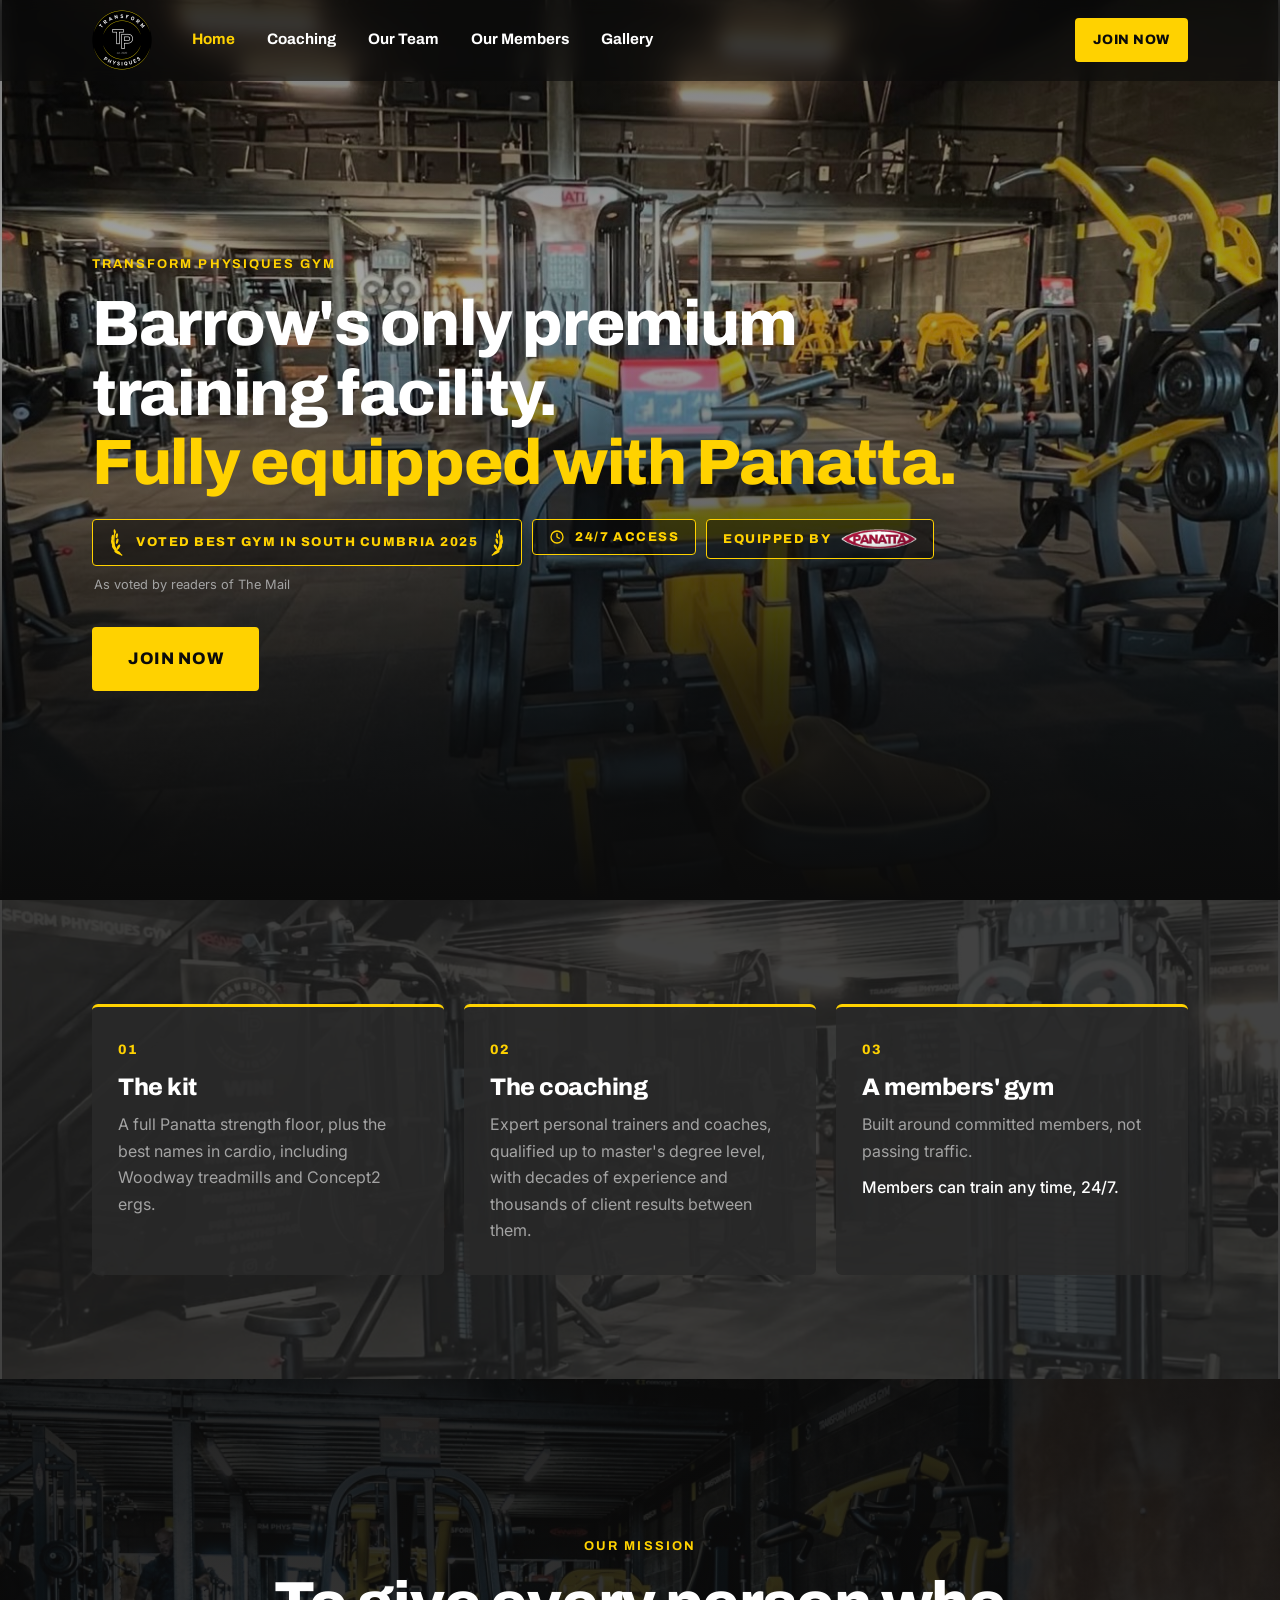
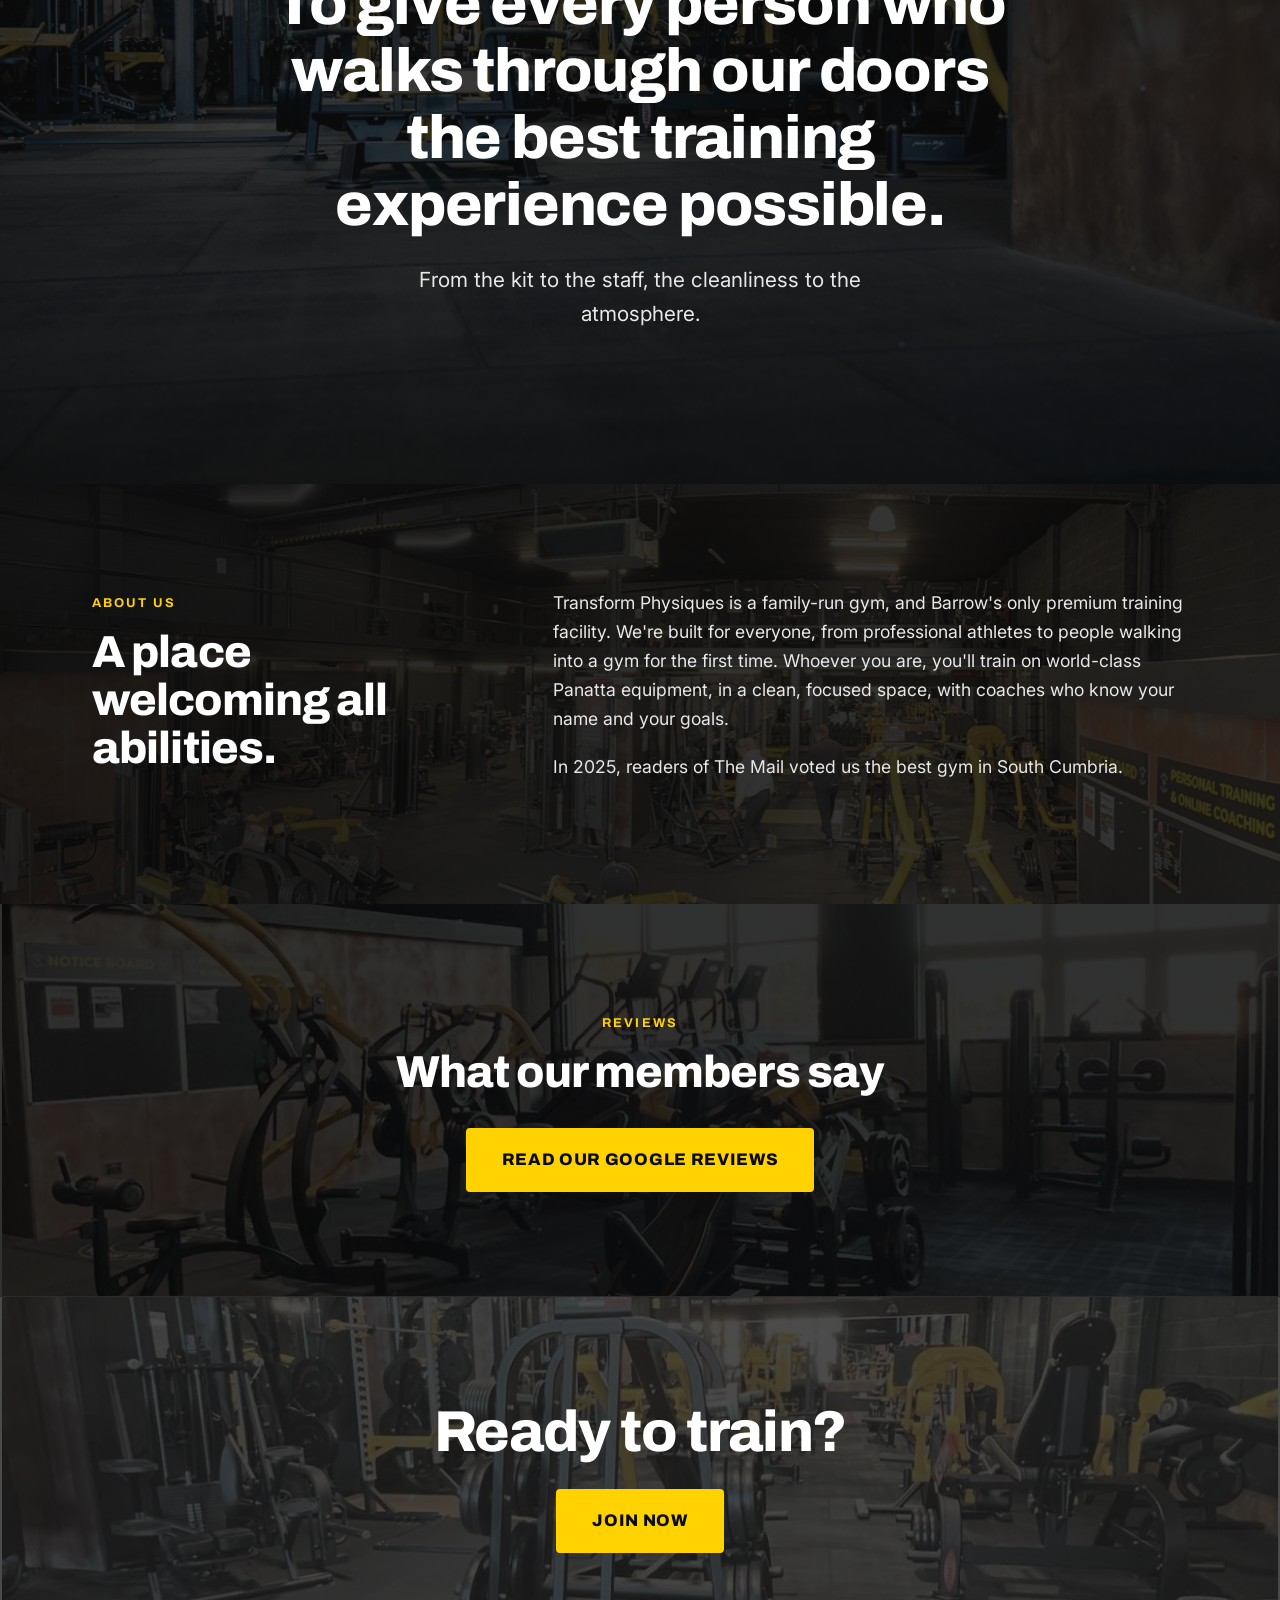
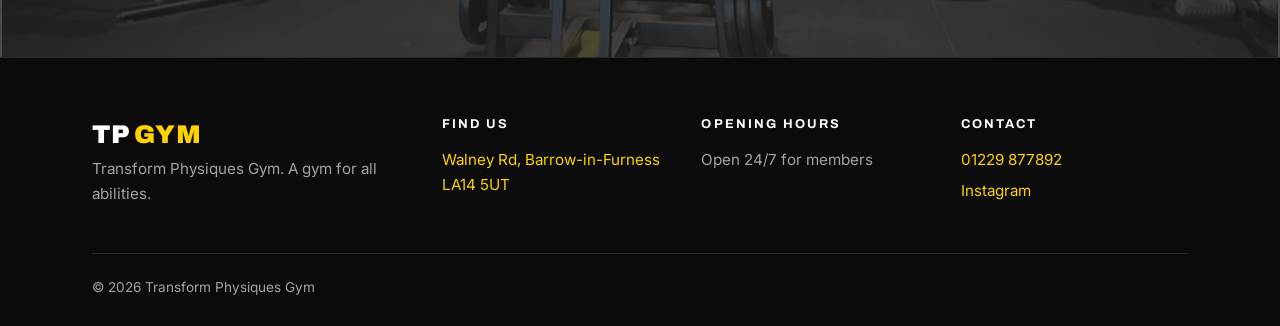
<file: index.html>
<!DOCTYPE html>
<html lang="en-GB">
<head>
  <meta charset="UTF-8">
  <meta name="viewport" content="width=device-width, initial-scale=1">
  <title>Transform Physiques Gym | Barrow's only premium training facility</title>
  <meta name="description" content="Transform Physiques Gym (TP Gym) is Barrow's only premium training facility: a family-run gym for all abilities, fully equipped with Panatta and open 24/7 for members.">
  <meta name="theme-color" content="#0B0B0B">

  <meta property="og:title" content="Transform Physiques Gym | Barrow's only premium training facility">
  <meta property="og:description" content="Barrow's only premium training facility, fully equipped with Panatta. A gym for all abilities.">
  <meta property="og:type" content="website">
  <meta property="og:image" content="https://www.transformphysiquesgym.co.uk/images/hero.jpg">
  <meta property="og:url" content="https://www.transformphysiquesgym.co.uk/">

  <link rel="icon" href="images/favicon-64.png" type="image/png">
  <link rel="apple-touch-icon" href="images/logo.png">

  <link rel="preconnect" href="https://fonts.googleapis.com">
  <link rel="preconnect" href="https://fonts.gstatic.com" crossorigin>
  <link href="https://fonts.googleapis.com/css2?family=Archivo:wght@700;800;900&family=Inter:wght@400;500;600&display=swap" rel="stylesheet">

  <link rel="preload" href="images/hero.jpg" as="image">
  <link rel="stylesheet" href="css/styles.css">
</head>
<body>
  <!-- Icons used on this page -->
  <svg width="0" height="0" style="position:absolute" aria-hidden="true">
    <symbol id="laurel" viewBox="0 0 20 32">
      <path d="M15 31C7 27 3.5 18 7 3" fill="none" stroke="currentColor" stroke-width="1.5" stroke-linecap="round"/>
      <g fill="currentColor">
        <ellipse cx="10" cy="27.5" rx="4.2" ry="1.7" transform="rotate(-150 10 27.5)"/>
        <ellipse cx="6.2" cy="22.5" rx="4.2" ry="1.7" transform="rotate(-125 6.2 22.5)"/>
        <ellipse cx="4.3" cy="16.5" rx="4" ry="1.6" transform="rotate(-105 4.3 16.5)"/>
        <ellipse cx="4.2" cy="10.5" rx="3.6" ry="1.5" transform="rotate(-85 4.2 10.5)"/>
        <ellipse cx="11" cy="21.5" rx="3.6" ry="1.5" transform="rotate(-60 11 21.5)"/>
        <ellipse cx="9.6" cy="14.5" rx="3.4" ry="1.4" transform="rotate(-75 9.6 14.5)"/>
        <ellipse cx="9.2" cy="8" rx="3" ry="1.3" transform="rotate(-80 9.2 8)"/>
        <ellipse cx="6.6" cy="3" rx="2.6" ry="1.2" transform="rotate(-95 6.6 3)"/>
      </g>
    </symbol>
    <symbol id="clock" viewBox="0 0 24 24">
      <circle cx="12" cy="12" r="9" fill="none" stroke="currentColor" stroke-width="2"/>
      <path d="M12 7v5l3.5 2" fill="none" stroke="currentColor" stroke-width="2" stroke-linecap="round" stroke-linejoin="round"/>
    </symbol>
  </svg>

  <a class="skip-link" href="#main">Skip to content</a>

  <!-- ===== HEADER ===== -->
  <header class="site-header">
    <div class="container header-inner">
      <a class="logo logo-img" href="index.html"><img src="images/logo-header.png" alt="Transform Physiques Gym, home" width="240" height="240"></a>

      <nav class="main-nav" aria-label="Main">
        <ul>
          <li><a href="index.html" aria-current="page">Home</a></li>
          <li><a href="coaching.html">Coaching</a></li>
          <li><a href="team.html">Our Team</a></li>
          <li><a href="members.html">Our Members</a></li>
          <li><a href="gallery.html">Gallery</a></li>
        </ul>
      </nav>

      <div class="header-actions">
        <a class="btn" data-join href="#">Join now</a>
        <button class="nav-toggle" type="button" aria-label="Menu" aria-expanded="false">
          <span></span><span></span><span></span>
        </button>
      </div>
    </div>
  </header>

  <main id="main">

    <!-- ===== HERO ===== -->
    <section class="hero">
      <div class="container">
        <span class="eyebrow">Transform Physiques Gym</span>
        <h1>Barrow's only premium training facility. <em>Fully equipped with Panatta.</em></h1>

        <!-- ===== AWARD BADGE ===== -->
        <div class="award">
          <div class="award-group">
            <p class="award-badge">
              <svg class="laurel" aria-hidden="true"><use href="#laurel"></use></svg>
              <span>Voted Best Gym in South&nbsp;Cumbria&nbsp;2025</span>
              <svg class="laurel laurel-right" aria-hidden="true"><use href="#laurel"></use></svg>
            </p>
            <!-- ✏️ AWARDED BY — edit the line below if needed -->
            <p class="award-by">As voted by readers of The Mail</p>
            <!-- ✏️ END AWARDED BY -->
          </div>
          <p class="award-badge">
            <svg class="badge-icon" aria-hidden="true"><use href="#clock"></use></svg>
            <span>24/7 access</span>
          </p>
          <p class="award-badge partner-badge">
            <span>Equipped by</span>
            <img src="images/panatta-logo-cropped.png" alt="Panatta" width="420" height="111">
          </p>
        </div>

        <a class="btn btn-lg" data-join href="#">Join now</a>
      </div>
    </section>

    <!-- SECTION BACKGROUND PHOTOS: each section below has a data-bg="..." photo.
         To swap one, change the file name to any photo in images/gallery/full/ -->

    <!-- ===== USPs ===== -->
    <section class="section usps bg-photo" data-bg="images/gallery/full/img_2134.jpg" aria-label="Why TP Gym">
      <div class="container">
        <div class="usp-grid">
          <article class="usp">
            <span class="usp-num">01</span>
            <h3>The kit</h3>
            <p>A full Panatta strength floor, plus the best names in cardio, including Woodway treadmills and Concept2 ergs.</p>
          </article>
          <article class="usp">
            <span class="usp-num">02</span>
            <h3>The coaching</h3>
            <p>Expert personal trainers and coaches, qualified up to master's degree level, with decades of experience and thousands of client results between them.</p>
          </article>
          <article class="usp">
            <span class="usp-num">03</span>
            <h3>A members' gym</h3>
            <p>Built around committed members, not passing traffic.</p>
            <p class="usp-extra">Members can train any time, 24/7.</p>
          </article>
        </div>
      </div>
    </section>

    <!-- ===== OUR MISSION ===== -->
    <section class="section mission bg-photo" data-bg="images/gallery/full/transformphysiques_gymshoot_-5.jpg">
      <div class="container">
        <span class="eyebrow">Our mission</span>
        <p class="mission-statement">To give every person who walks through our doors the best training experience possible.</p>
        <p class="mission-sub">From the kit to the staff, the cleanliness to the atmosphere.</p>
      </div>
    </section>

    <!-- ===== ABOUT US ===== -->
    <section class="section about bg-photo" data-bg="images/gallery/full/img_5693.jpg" id="about">
      <div class="container about-grid">
        <div>
          <span class="eyebrow">About us</span>
          <h2 class="section-title">A place welcoming all abilities.</h2>
        </div>
        <div class="about-copy">
          <p>Transform Physiques is a family-run gym, and Barrow's only premium training facility. We're built for everyone, from professional athletes to people walking into a gym for the first time. Whoever you are, you'll train on world-class Panatta equipment, in a clean, focused space, with coaches who know your name and your goals.</p>
          <p>In 2025, readers of The Mail voted us the best gym in South Cumbria.</p>
        </div>
      </div>
    </section>

    <!-- ===== REVIEWS ===== -->
    <section class="section reviews bg-photo" data-bg="images/gallery/full/img_2133.jpg" id="reviews">
      <div class="container">
        <span class="eyebrow">Reviews</span>
        <h2 class="section-title">What our members say</h2>

        <!-- ✏️ GOOGLE REVIEWS WIDGET (Trustindex). To change it, replace the code
             between this comment and the END comment with a new embed code. -->
        <div class="reviews-widget">
          <script defer async src='https://cdn.trustindex.io/loader.js?4742f878437700671536e7ec8a0'></script>
        </div>
        <!-- ✏️ END GOOGLE REVIEWS WIDGET -->

        <!-- Link is set by GOOGLE_REVIEWS_URL in js/main.js -->
        <div class="reviews-actions">
          <a class="btn btn-lg" data-google-reviews href="#">Read our Google reviews</a>
        </div>
      </div>
    </section>

    <!-- ===== FINAL CTA ===== -->
    <section class="section cta-band bg-photo" data-bg="images/gallery/full/img_2135.jpg">
      <div class="container">
        <h2>Ready to train?</h2>
        <a class="btn btn-lg" data-join href="#">Join now</a>
      </div>
    </section>

  </main>

  <!-- ===== FOOTER ===== -->
  <footer class="site-footer">
    <div class="container">
      <div class="footer-grid">
        <div class="footer-brand">
          <a class="logo" href="index.html">TP <span>GYM</span></a>
          <p>Transform Physiques Gym. A gym for all abilities.</p>
        </div>
        <div>
          <h4>Find us</h4>
          <address><a data-maps href="#">Walney Rd, Barrow-in-Furness LA14&nbsp;5UT</a></address>
        </div>
        <div>
          <h4>Opening hours</h4>
          <p>Open 24/7 for members</p>
        </div>
        <div>
          <h4>Contact</h4>
          <ul class="footer-contact">
            <li><a href="tel:+441229877892">01229 877892</a></li>
            <li><a data-instagram href="#">Instagram</a></li>
          </ul>
        </div>
      </div>
      <div class="footer-bottom">
        &copy; <span id="year">2026</span> Transform Physiques Gym
      </div>
    </div>
  </footer>

  <script src="js/main.js"></script>
</body>
</html>
</file>
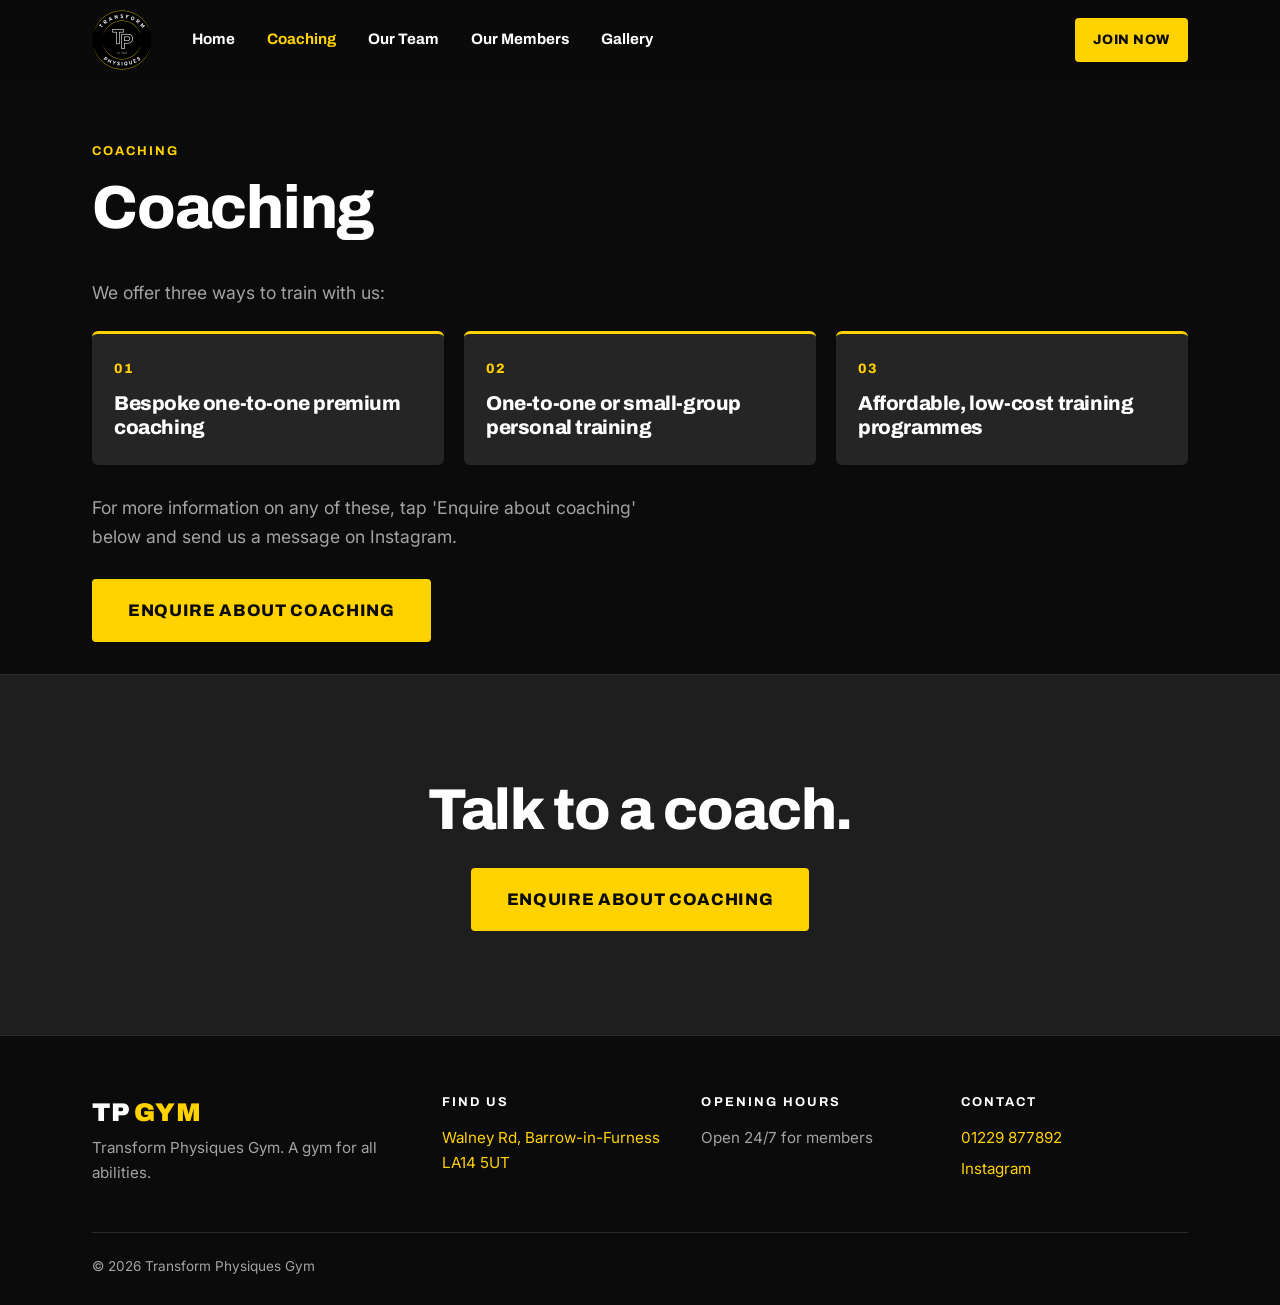
<file: coaching.html>
<!DOCTYPE html>
<html lang="en-GB">
<head>
  <meta charset="UTF-8">
  <meta name="viewport" content="width=device-width, initial-scale=1">
  <title>Coaching | Transform Physiques Gym</title>
  <meta name="description" content="Coaching at Transform Physiques Gym (TP Gym): coaches who know your name and your goals. See our members' transformations.">
  <meta name="theme-color" content="#0B0B0B">

  <link rel="icon" href="images/favicon-64.png" type="image/png">
  <link rel="apple-touch-icon" href="images/logo.png">

  <link rel="preconnect" href="https://fonts.googleapis.com">
  <link rel="preconnect" href="https://fonts.gstatic.com" crossorigin>
  <link href="https://fonts.googleapis.com/css2?family=Archivo:wght@700;800;900&family=Inter:wght@400;500;600&display=swap" rel="stylesheet">

  <link rel="stylesheet" href="css/styles.css">
</head>
<body>
  <a class="skip-link" href="#main">Skip to content</a>

  <!-- ===== HEADER ===== -->
  <header class="site-header">
    <div class="container header-inner">
      <a class="logo logo-img" href="index.html"><img src="images/logo-header.png" alt="Transform Physiques Gym, home" width="240" height="240"></a>

      <nav class="main-nav" aria-label="Main">
        <ul>
          <li><a href="index.html">Home</a></li>
          <li><a href="coaching.html" aria-current="page">Coaching</a></li>
          <li><a href="team.html">Our Team</a></li>
          <li><a href="members.html">Our Members</a></li>
          <li><a href="gallery.html">Gallery</a></li>
        </ul>
      </nav>

      <div class="header-actions">
        <a class="btn" data-join href="#">Join now</a>
        <button class="nav-toggle" type="button" aria-label="Menu" aria-expanded="false">
          <span></span><span></span><span></span>
        </button>
      </div>
    </div>
  </header>

  <main id="main">

    <section class="page-intro">
      <div class="container">
        <span class="eyebrow">Coaching</span>
        <h1>Coaching</h1>

        <!-- ✏️ COACHING INTRO — edit the text and the three options below -->
        <p>We offer three ways to train with us:</p>

        <div class="usp-grid coach-options">
          <article class="usp">
            <span class="usp-num">01</span>
            <h3>Bespoke one-to-one premium coaching</h3>
          </article>
          <article class="usp">
            <span class="usp-num">02</span>
            <h3>One-to-one or small-group personal training</h3>
          </article>
          <article class="usp">
            <span class="usp-num">03</span>
            <h3>Affordable, low-cost training programmes</h3>
          </article>
        </div>

        <p>For more information on any of these, tap 'Enquire about coaching' below and send us a message on Instagram.</p>
        <!-- ✏️ END COACHING INTRO -->

        <!-- Links to Instagram: set INSTAGRAM_URL in js/main.js -->
        <a class="btn btn-lg intro-btn" data-instagram href="#">Enquire about coaching</a>
      </div>
    </section>

    <!-- ===== TRANSFORMATIONS =====
         Photos come from images/transformations/ (run scripts/process-photos.sh).
         Separate photos are paired by name: "sarah-before.jpg" + "sarah-after.jpg".
         Hidden automatically while the folder is empty. -->
    <section class="section photo-section" id="transformations">
      <div class="container">
        <span class="eyebrow">Results</span>
        <h2 class="section-title">Transformations</h2>
        <div class="transform-grid" data-transformations="transformations" data-hide-when-empty="#transformations"></div>
      </div>
    </section>

    <!-- ===== EVENTS =====
         Photos come from images/events/ (run scripts/process-photos.sh).
         Hidden automatically while the folder is empty. -->
    <section class="section photo-section" id="events">
      <div class="container">
        <span class="eyebrow">Community</span>
        <h2 class="section-title">Events</h2>
        <div data-photos="events" data-alt="TP Gym event" data-hide-when-empty="#events"></div>
      </div>
    </section>

    <!-- ===== ENQUIRE ===== -->
    <section class="section cta-band">
      <div class="container">
        <h2>Talk to a coach.</h2>
        <a class="btn btn-lg" data-instagram href="#">Enquire about coaching</a>
      </div>
    </section>

  </main>

  <!-- ===== FOOTER ===== -->
  <footer class="site-footer">
    <div class="container">
      <div class="footer-grid">
        <div class="footer-brand">
          <a class="logo" href="index.html">TP <span>GYM</span></a>
          <p>Transform Physiques Gym. A gym for all abilities.</p>
        </div>
        <div>
          <h4>Find us</h4>
          <address><a data-maps href="#">Walney Rd, Barrow-in-Furness LA14&nbsp;5UT</a></address>
        </div>
        <div>
          <h4>Opening hours</h4>
          <p>Open 24/7 for members</p>
        </div>
        <div>
          <h4>Contact</h4>
          <ul class="footer-contact">
            <li><a href="tel:+441229877892">01229 877892</a></li>
            <li><a data-instagram href="#">Instagram</a></li>
          </ul>
        </div>
      </div>
      <div class="footer-bottom">
        &copy; <span id="year">2026</span> Transform Physiques Gym
      </div>
    </div>
  </footer>

  <script src="js/main.js"></script>
  <script src="js/photos-data.js"></script>
  <script src="js/photos.js"></script>
</body>
</html>
</file>
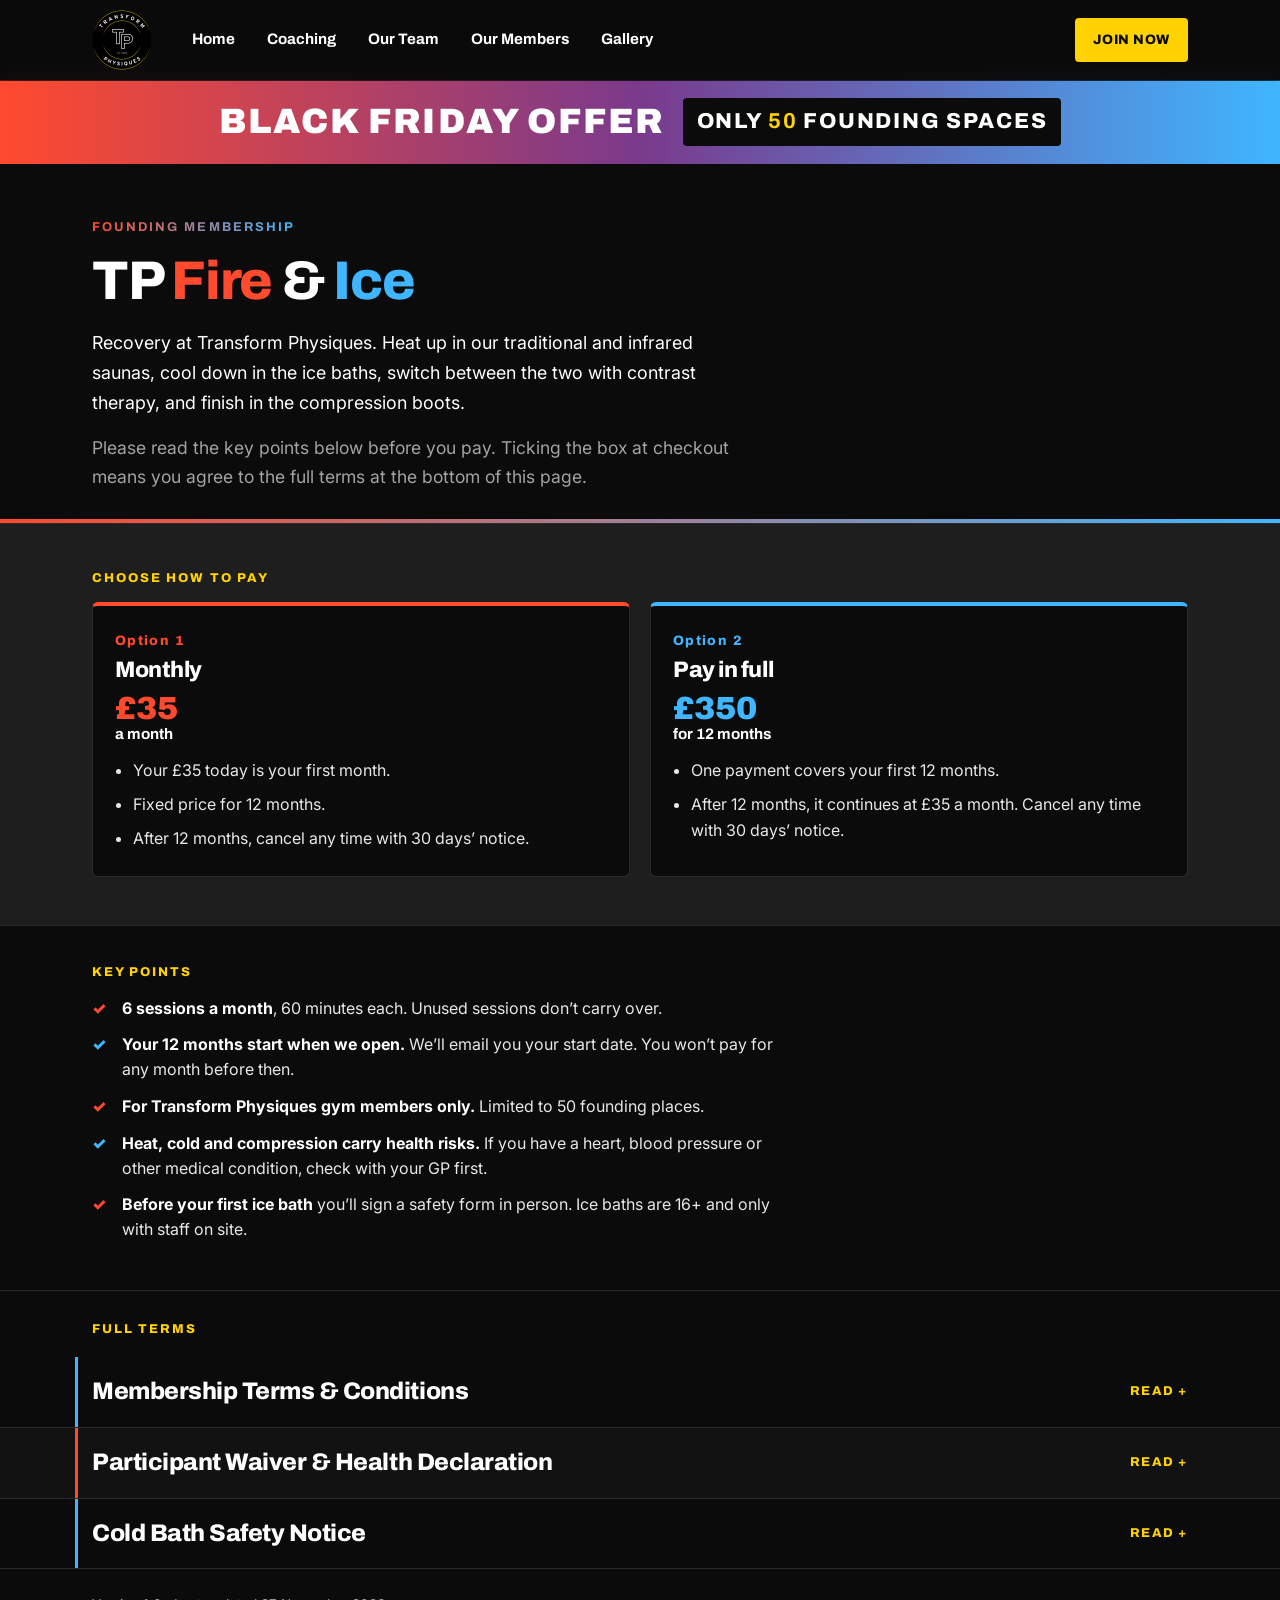
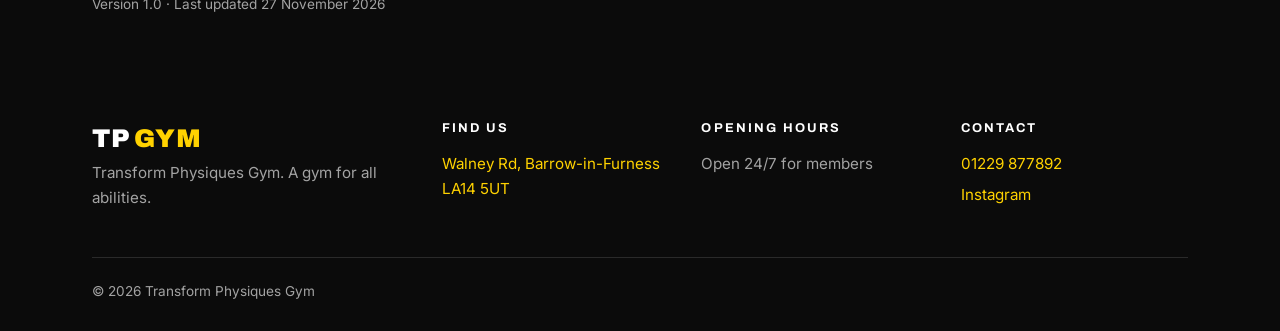
<file: fire-and-ice-terms.html>
<!DOCTYPE html>
<html lang="en-GB">
<head>
  <meta charset="UTF-8">
  <meta name="viewport" content="width=device-width, initial-scale=1">
  <title>TP Fire &amp; Ice – Membership Terms, Conditions &amp; Participant Agreement | Transform Physiques Gym</title>
  <meta name="description" content="TP Fire &amp; Ice founding membership terms and conditions, participant waiver and health declaration, and cold bath safety notice.">
  <meta name="theme-color" content="#0B0B0B">

  <link rel="icon" href="images/favicon-64.png" type="image/png">
  <link rel="apple-touch-icon" href="images/logo.png">

  <link rel="preconnect" href="https://fonts.googleapis.com">
  <link rel="preconnect" href="https://fonts.gstatic.com" crossorigin>
  <link href="https://fonts.googleapis.com/css2?family=Archivo:wght@700;800;900&family=Inter:wght@400;500;600&display=swap" rel="stylesheet">

  <link rel="stylesheet" href="css/styles.css">
  <link rel="stylesheet" href="css/terms.css">
  <style>
/* =========================================================
   Simplified layout (key points + fold-away full documents)
   ========================================================= */

/* Internal review notes are for the owner, not customers */
.review-note { display: none !important; }

.terms-intro h1 { max-width: none; }

.terms-keypoints { padding: 40px 0 48px; }
.key-points {
  list-style: none;
  margin: 0;
  padding: 0;
  display: grid;
  gap: 12px;
  max-width: 70ch;
}
.key-points li {
  position: relative;
  padding-left: 30px;
  line-height: 1.55;
}
.key-points li::before {
  content: "✓";
  position: absolute;
  left: 0;
  top: 0;
  color: var(--yellow);
  font-weight: 900;
}
.key-points strong { color: var(--white); }

/* Full documents fold away until tapped */
.terms-doc { padding: 0; }
.terms-fold > summary {
  list-style: none;
  cursor: pointer;
  display: flex;
  align-items: center;
  justify-content: space-between;
  gap: 16px;
  padding: 22px 0;
}
.terms-fold > summary::-webkit-details-marker { display: none; }
.terms-fold > summary h2 {
  font-size: clamp(1.15rem, 3.5vw, 1.5rem);
  margin: 0;
}
.fold-hint {
  flex-shrink: 0;
  font-family: var(--font-head);
  font-weight: 800;
  font-size: 0.8rem;
  letter-spacing: 0.12em;
  text-transform: uppercase;
  color: var(--yellow);
}
.fold-hint::after { content: " +"; }
.terms-fold[open] .fold-hint::after { content: " −"; }
.terms-fold[open] { padding-bottom: 40px; }

.terms-contact {
  padding: 32px 0 48px;
  border-top: 1px solid var(--charcoal-2);
}
.terms-contact p { margin: 0 0 6px; }

@media print {
  .fold-hint { display: none; }
  .terms-fold > summary { padding: 0 0 12px; }
}

.terms-doc > .container { max-width: var(--max); }
.terms-fold > *:not(summary) { max-width: var(--doc-max); }

/* Fire & Ice colours */
.terms-page { --fire: #FF4A2E; --ice: #3FB6FF; }
.fi-fire { color: var(--fire); }
.fi-ice { color: var(--ice); }
.fi-title { font-size: clamp(2.6rem, 9vw, 4.6rem); margin-bottom: 18px; }
.terms-intro .fi-lead { color: var(--white); font-size: 1.12rem; max-width: 60ch; margin-bottom: 16px; }
.terms-intro { position: relative; }
.terms-intro::after {
  content: ""; position: absolute; left: 0; right: 0; bottom: 0; height: 4px;
  background: linear-gradient(90deg, var(--fire), var(--ice));
}
.terms-intro .eyebrow {
  background: linear-gradient(90deg, var(--fire), var(--ice));
  -webkit-background-clip: text; background-clip: text; color: transparent;
}
.card-fire { border-top: 4px solid var(--fire); }
.card-ice { border-top: 4px solid var(--ice); }
.card-fire .glance-price, .card-fire .usp-num { color: var(--fire); }
.card-ice .glance-price, .card-ice .usp-num { color: var(--ice); }
.key-points li:nth-child(odd)::before { color: var(--fire); }
.key-points li:nth-child(even)::before { color: var(--ice); }
.terms-docs-title { padding: 32px 0 4px; border-top: 1px solid var(--charcoal-2); }
.terms-docs-title + .terms-doc { border-top: 0; }
.terms-fold > summary h2 { transition: color .15s; }
#membership-terms .terms-fold > summary:hover h2,
#cold-bath-notice .terms-fold > summary:hover h2 { color: var(--ice); }
#participant-waiver .terms-fold > summary:hover h2 { color: var(--fire); }
.terms-fold > summary { border-left: 3px solid transparent; padding-left: 14px; margin-left: -17px; }
#membership-terms .terms-fold > summary,
#cold-bath-notice .terms-fold > summary { border-left-color: var(--ice); }
#participant-waiver .terms-fold > summary { border-left-color: var(--fire); }
.terms-contact { padding: 24px 0 40px; }
@media print { .terms-intro::after { display: none; } }

/* Black Friday banner */
.bf-banner {
  margin-top: var(--header-h);
  background: linear-gradient(90deg, var(--fire), #7a3a8c 50%, var(--ice));
  color: var(--white);
  text-align: center;
  padding: 18px 0;
}
.bf-banner .container { display: flex; flex-wrap: wrap; align-items: center; justify-content: center; gap: 6px 18px; }
.bf-tag {
  font-family: var(--font-head); font-weight: 900; text-transform: uppercase;
  letter-spacing: 0.06em; font-size: clamp(1.4rem, 4.5vw, 2.2rem); line-height: 1.1;
}
.bf-text {
  font-family: var(--font-head); font-weight: 800; text-transform: uppercase;
  letter-spacing: 0.08em; font-size: clamp(1rem, 3vw, 1.35rem);
  background: var(--black); padding: 6px 14px; border-radius: 4px;
}
.bf-text strong { color: var(--yellow); }
.bf-banner + .terms-intro { padding-top: 48px; }
@media print { .bf-banner { display: none; } }
  </style>
</head>
<body data-doc-status="final">
  <a class="skip-link" href="#main">Skip to content</a>

  <!-- ===== HEADER ===== -->
  <header class="site-header">
    <div class="container header-inner">
      <a class="logo logo-img" href="index.html"><img src="images/logo-header.png" alt="Transform Physiques Gym, home" width="240" height="240"></a>

      <nav class="main-nav" aria-label="Main">
        <ul>
          <li><a href="index.html">Home</a></li>
          <li><a href="coaching.html">Coaching</a></li>
          <li><a href="team.html">Our Team</a></li>
          <li><a href="members.html">Our Members</a></li>
          <li><a href="gallery.html">Gallery</a></li>
        </ul>
      </nav>

      <div class="header-actions">
        <a class="btn" data-join href="#">Join now</a>
        <button class="nav-toggle" type="button" aria-label="Menu" aria-expanded="false">
          <span></span><span></span><span></span>
        </button>
      </div>
    </div>
  </header>

  <main id="main" class="terms-page">

    <!-- ===== BLACK FRIDAY BANNER ===== -->
    <div class="bf-banner" role="note">
      <div class="container">
        <span class="bf-tag">Black Friday offer</span>
        <span class="bf-text">Only <strong>50</strong> founding spaces</span>
      </div>
    </div>

    <!-- ===== INTRO ===== -->
    <section class="page-intro terms-intro">
      <div class="container">
        <span class="eyebrow">Founding membership</span>
        <h1 class="fi-title">TP <span class="fi-fire">Fire</span> &amp; <span class="fi-ice">Ice</span></h1>
        <p class="fi-lead">Recovery at Transform Physiques. Heat up in our traditional and infrared saunas, cool down in the ice baths, switch between the two with contrast therapy, and finish in the compression boots.</p>
        <p>Please read the key points below before you pay. Ticking the box at checkout means you agree to the full terms at the bottom of this page.</p>
      </div>
    </section>

    <!-- ===== PAYMENT OPTIONS ===== -->
    <section class="terms-glance" id="at-a-glance" aria-labelledby="glance-title">
      <div class="container">
        <h2 id="glance-title" class="glance-title">Choose how to pay</h2>
        <div class="glance-grid">
          <article class="glance-card card-fire">
            <span class="usp-num">Option 1</span>
            <h3>Monthly</h3>
            <p class="glance-price">£35 <span>a month</span></p>
            <ul>
              <li>Your £35 today is your first month.</li>
              <li>Fixed price for 12 months.</li>
              <li>After 12 months, cancel any time with 30 days&rsquo; notice.</li>
            </ul>
          </article>
          <article class="glance-card card-ice">
            <span class="usp-num">Option 2</span>
            <h3>Pay in full</h3>
            <p class="glance-price">£350 <span>for 12 months</span></p>
            <ul>
              <li>One payment covers your first 12 months.</li>
              <li>After 12 months, it continues at £35 a month. Cancel any time with 30 days&rsquo; notice.</li>
            </ul>
          </article>
        </div>
      </div>
    </section>

    <!-- ===== KEY POINTS ===== -->
    <section class="terms-keypoints" aria-labelledby="keypoints-title">
      <div class="container">
        <h2 id="keypoints-title" class="glance-title">Key points</h2>
        <ul class="key-points">
          <li><strong>6 sessions a month</strong>, 60 minutes each. Unused sessions don&rsquo;t carry over.</li>
          <li><strong>Your 12 months start when we open.</strong> We&rsquo;ll email you your start date. You won&rsquo;t pay for any month before then.</li>
          <li><strong>For Transform Physiques gym members only.</strong> Limited to 50 founding places.</li>
          <li><strong>Heat, cold and compression carry health risks.</strong> If you have a heart, blood pressure or other medical condition, check with your GP first.</li>
          <li><strong>Before your first ice bath</strong> you&rsquo;ll sign a safety form in person. Ice baths are 16+ and only with staff on site.</li>
        </ul>
      </div>
    </section>

    <section class="terms-docs-title">
      <div class="container"><h2 class="glance-title">Full terms</h2></div>
    </section>

    <!-- =========================================================
         DOCUMENT 1: MEMBERSHIP TERMS & CONDITIONS
         ========================================================= -->
    <article class="terms-doc" id="membership-terms" aria-labelledby="doc1-title">
      <div class="container">
        <details class="terms-fold">
          <summary><h2 id="doc1-title">Membership Terms &amp; Conditions</h2><span class="fold-hint">Read</span></summary>
        <section class="clause" id="t1">
          <h3><span class="clause-num">1.</span> About these terms</h3>
          <p>These terms are the agreement between you and TP Fire &amp; Ice, part of Transform Physiques Gym, Walney Rd, Barrow-in-Furness LA14 5UT ("we", "us"). They cover the TP Fire &amp; Ice Founding Membership: traditional sauna, infrared sauna, ice baths, contrast therapy and compression boots.</p>
          <p>Your agreement is made up of these terms, the <a href="#participant-waiver">Participant Waiver &amp; Health Declaration</a> and the <a href="#cold-bath-notice">Cold Bath Safety Notice</a>. TP Fire &amp; Ice is separate from your gym membership.</p>
        </section>

        <section class="clause" id="t2">
          <h3><span class="clause-num">2.</span> Who can join</h3>
          <p>The founding membership is for existing Transform Physiques gym members aged 18 or over, and is limited to 50 places. If we can&rsquo;t confirm you are a gym member, we will cancel it and refund you in full. Your membership is personal to you and can&rsquo;t be shared or transferred.</p>
        </section>

        <section class="clause" id="t3">
          <h3><span class="clause-num">3.</span> Price and payment</h3>
          <p><strong>Monthly:</strong> £35 a month. The £35 you pay at checkout is your first month. The next £35 is taken at the start of your second month, then monthly.</p>
          <p><strong>Pay in full:</strong> £350 at checkout covers your first 12 months.</p>
          <p>Your card details are saved securely by our payment provider, Stripe. By ticking the box at checkout you authorise us to take your future payments from that card. We never see your full card number.</p>
        </section>

        <section class="clause" id="t4">
          <h3><span class="clause-num">4.</span> Minimum term and cancelling</h3>
          <p>Your membership has a fixed minimum term of 12 months. After 12 months it continues at £35 a month until you cancel. To cancel, give 30 days&rsquo; notice through the ClubRight app.</p>
        </section>

        <section class="clause" id="t5">
          <h3><span class="clause-num">5.</span> When your membership starts</h3>
          <p>Your 12 months start when TP Fire &amp; Ice opens. We will email you your start date at least 14 days before. You won&rsquo;t be charged for any month before then.</p>
        </section>

        <section class="clause" id="t6">
          <h3><span class="clause-num">6.</span> Sessions and bookings</h3>
          <p>You get six 60-minute sessions each month. Book them in advance through the ClubRight app; times depend on availability. Unused sessions don&rsquo;t carry over to the next month and have no cash value.</p>
          <p>If you can&rsquo;t make a session, cancel at least 12 hours before and you keep it. Later cancellations and no-shows use up the session.</p>
          <p>Ice baths are only available while a trained member of staff is on site, and once you have signed the Cold Bath Safety Notice.</p>
        </section>

        <section class="clause" id="t7">
          <h3><span class="clause-num">7.</span> Missed payments</h3>
          <p>If a payment fails, we will let you know and try again. If it is still unpaid after 7 days, we may pause your bookings until it is paid. Any missed payment is still owed.</p>
        </section>

        <section class="clause" id="t8">
          <h3><span class="clause-num">8.</span> Facility rules</h3>
          <p>To keep everyone safe and comfortable, you must:</p>
          <ul>
            <li>follow staff instructions and all safety signs;</li>
            <li>use the saunas, ice baths and compression boots only as you have been shown;</li>
            <li>never use an ice bath alone or without trained staff on site;</li>
            <li>shower first, wear clean swimwear and sit on your own towel in the saunas;</li>
            <li>not take part after drinking alcohol or taking drugs;</li>
            <li>respect other users, and not photograph or film them without permission;</li>
            <li>tell staff about any health condition or medication that could affect your safety.</li>
          </ul>
          <p>Please don&rsquo;t bring valuables. We are not responsible for belongings left at the facility.</p>
        </section>

        <section class="clause" id="t9">
          <h3><span class="clause-num">9.</span> If we end your membership</h3>
          <p>We may suspend or end your membership for serious or repeated misconduct, such as abusive behaviour, misusing equipment, using an ice bath alone or giving false health information. If we do, no further payments are taken and the current month is not refunded.</p>
          <p>If we end your membership for any other reason, we will refund any months you have paid for but not used.</p>
        </section>

        <section class="clause" id="t10">
          <h3><span class="clause-num">10.</span> Changes and closures</h3>
          <p>We may make reasonable changes to opening hours, session times or equipment. If we have to close for more than 7 days in a row, we will extend your membership by the time we were closed.</p>
          <p>We may update these terms, for example to reflect the law or our insurer&rsquo;s requirements. We will tell you at least 30 days before any change that affects you.</p>
        </section>

        <section class="clause" id="t11">
          <h3><span class="clause-num">11.</span> Your information</h3>
          <p>We use your details to run your membership, take payments and manage bookings. Any health information you give us is kept securely, seen only by staff who need it, and used only to keep you safe. We keep a record of your acceptance of these terms and your signed Cold Bath Safety Notice, as our insurer requires.</p>
        </section>

        <section class="clause" id="t12">
          <h3><span class="clause-num">12.</span> Our responsibility</h3>
          <p>We will run TP Fire &amp; Ice with reasonable care and skill. Nothing in these terms limits our liability for death or personal injury caused by our negligence, or anything else the law does not allow us to limit. Nothing in these terms affects your legal rights.</p>
          <p>These terms are governed by the law of England and Wales.</p>
        </section>
        </details>
      </div>
    </article>

    <!-- =========================================================
         DOCUMENT 2: PARTICIPANT WAIVER & HEALTH DECLARATION
         ========================================================= -->
    <article class="terms-doc doc-alt" id="participant-waiver" aria-labelledby="doc2-title">
      <div class="container">
        <details class="terms-fold">
          <summary><h2 id="doc2-title">Participant Waiver &amp; Health Declaration</h2><span class="fold-hint">Read</span></summary>
        <header class="doc-head">
          <div class="doc-actions no-print">
            <button class="btn btn-outline" type="button" data-print="participant-waiver">Print this document</button>
          </div>
        </header>

        <section class="clause">
          <h3><span class="clause-num">1.</span> What this document covers</h3>
          <p>This document applies to your use of all of the following at TP Fire &amp; Ice:</p>
          <ul class="tick-list">
            <li>Traditional sauna</li>
            <li>Infrared sauna</li>
            <li>Cold water immersion / ice baths</li>
            <li>Contrast therapy (moving between heat and cold)</li>
            <li>Compression boots</li>
          </ul>
          <p>It explains the risks involved, what we ask of you, and the declaration you make when you accept these documents. For cold baths, you must <strong>also</strong> sign the separate <a href="#cold-bath-notice">Cold Bath Safety Notice</a> in person before your first cold bath session.</p>
        </section>

        <section class="clause">
          <h3><span class="clause-num">2.</span> Risks you need to know about</h3>
          <p>Heat, cold and compression therapies place real demands on the body. Even when they are used correctly and the Facility is well run, there are risks that cannot be removed entirely. These include:</p>
          <div class="risk-grid">
            <div class="risk"><h4>Extreme heat and cold</h4><p>Exposure to very high temperatures in the saunas, and very low water temperatures in the cold baths. Prolonged exposure can cause overheating, burns from hot surfaces, cold shock or a dangerous fall in body temperature.</p></div>
            <div class="risk"><h4>Blood pressure changes</h4><p>Heat widens blood vessels and cold narrows them. Moving between them can cause rapid changes in blood pressure and heart rate.</p></div>
            <div class="risk"><h4>Dizziness and fainting</h4><p>Particularly when standing up, leaving a sauna, or getting out of a cold bath.</p></div>
            <div class="risk"><h4>Dehydration</h4><p>Heavy sweating in the saunas causes fluid loss, which can lead to headaches, light-headedness and fatigue.</p></div>
            <div class="risk"><h4>Strain on the heart</h4><p>Heat and sudden cold both increase the work the heart and circulation must do. This can be serious for people with heart or circulatory conditions, including ones they don't know about.</p></div>
            <div class="risk"><h4>Slips, trips and falls</h4><p>Floors around saunas, showers and cold baths can be wet and slippery.</p></div>
            <div class="risk"><h4>Using equipment wrongly</h4><p>Staying in for too long, using equipment in ways you weren't shown, or adjusting settings yourself increases the risk of harm.</p></div>
            <div class="risk"><h4>Adverse reactions</h4><p>Including skin reactions, cold-induced reactions, breathlessness, numbness, nausea, discomfort or pain from compression, or a worsening of an existing condition.</p></div>
          </div>
          <p class="strong-note">Signing or accepting this declaration does not make taking part medically safe for you. It confirms that you understand the risks and will take part responsibly.</p>
        </section>

        <section class="clause">
          <h3><span class="clause-num">3.</span> When to get medical advice first</h3>
          <p>If you have any doubt about whether these activities are suitable for you, please speak to your GP or another qualified medical professional <strong>before</strong> taking part. This is especially important if you:</p>
          <ul>
            <li>have, or have had, any heart, circulatory or blood pressure condition;</li>
            <li>are pregnant or think you may be pregnant;</li>
            <li>have a history of fainting, seizures or epilepsy;</li>
            <li>have diabetes, a respiratory condition, a skin condition, or have had recent surgery or a recent injury;</li>
            <li>have, or have had, a blood clot (such as DVT), or have a condition affecting your legs or veins (relevant to compression boots);</li>
            <li>take any medication that could affect your heart rate, blood pressure, temperature regulation, circulation or alertness; or</li>
            <li>have any condition listed in the Cold Bath Safety Notice (Document 3). If so, you must not use the cold baths at all.</li>
          </ul>
          <p>We are not able to give you medical advice, and our staff cannot tell you whether a medical condition makes it safe for you to take part.</p>
          <aside class="review-note"><strong>Review note:</strong> This list is general guidance, not a medical assessment. Have a suitably qualified professional review it, along with any sauna or compression-boot conditions in other pages of the insurance schedule (only page 5 of 11 has been checked).</aside>
        </section>

        <section class="clause">
          <h3><span class="clause-num">4.</span> Your responsibilities during every session</h3>
          <ul>
            <li>Follow staff instructions, safety signs and any time and temperature guidance.</li>
            <li>Drink water before and after your session.</li>
            <li>Do not take part after drinking alcohol or taking recreational drugs, or if you feel unwell.</li>
            <li>Move slowly and carefully, especially when standing up or getting out of a cold bath.</li>
            <li><strong>Stop straight away and tell a member of staff</strong> if you feel dizzy, faint, sick, confused, short of breath, have chest pain or palpitations, notice numbness or unusual skin changes, or feel unwell in any way.</li>
            <li>Tell staff before your session about any change in your health or medication since your last visit.</li>
          </ul>
        </section>

        <section class="clause">
          <h3><span class="clause-num">5.</span> Health information</h3>
          <p>Before your first session, we will ask you to complete a short health questionnaire in person or through a secure form, <strong>not</strong> at the online checkout. We use this information only to help keep you safe, and handle it as described in section 11 of the Membership Terms.</p>
          <p>You must not knowingly hide or give false information about any health condition, medication or other factor that could affect whether you can take part safely.</p>
        </section>

        <section class="clause">
          <h3><span class="clause-num">6.</span> Voluntary participation and responsibility</h3>
          <p>6.1 Taking part in any TP Fire &amp; Ice activity is voluntary. You decide whether to use each facility, and for how long within the guidance given, and you can stop at any time.</p>
          <p>6.2 You accept the inherent risks described in this document that remain even when the Facility is properly run and you follow all instructions.</p>
          <p>6.3 This does not remove or limit our responsibility for death or personal injury caused by our negligence, or any other responsibility that cannot be excluded by law. We remain responsible for running the Facility with reasonable care and skill.</p>
          <aside class="review-note"><strong>Review note (solicitor):</strong> Waiver and assumption-of-risk wording needs a solicitor's review against the Consumer Rights Act 2015 (sections 62 and 65).</aside>
        </section>

        <section class="clause declaration">
          <h3><span class="clause-num">7.</span> Participant declaration</h3>
          <p>By accepting these documents, I confirm that:</p>
          <ol class="declare-list">
            <li>I have read and understood the information in this Participant Waiver &amp; Health Declaration.</li>
            <li>I understand the risks of taking part in sauna, infrared sauna, cold water immersion, contrast therapy and compression boot sessions.</li>
            <li>I will follow all staff instructions, safety signs and Facility rules.</li>
            <li>I will tell staff about any health condition, medication or other factor that could affect my safe participation, before my first session and whenever it changes.</li>
            <li>I will not knowingly hide or give false information about my health.</li>
            <li>I will stop straight away and tell staff if I experience any concerning symptoms.</li>
            <li>I understand that taking part is voluntary.</li>
            <li>Where I have any concern about my suitability, I will get medical advice before taking part.</li>
          </ol>

          <div class="signature-block print-only-sign">
            <p class="sig-intro">For signature at induction (paper copy):</p>
            <div class="sig-row"><span>Full name</span><span class="sig-line"></span></div>
            <div class="sig-row"><span>Signature</span><span class="sig-line"></span></div>
            <div class="sig-row"><span>Date</span><span class="sig-line"></span></div>
            <div class="sig-row"><span>Document version</span><span class="sig-fixed">TPFI-TERMS v1.0</span></div>
          </div>
        </section>
        </details>
      </div>
    </article>

    <!-- =========================================================
         DOCUMENT 3: COLD BATH SAFETY NOTICE
         Wording of the "must not use" list follows insurer condition
         NBS913 (Quotation Schedule vHISFeb 2026, page 5) word for word.
         Do not change it without the insurer's approval.
         ========================================================= -->
    <article class="terms-doc" id="cold-bath-notice" aria-labelledby="doc3-title">
      <div class="container">
        <details class="terms-fold">
          <summary><h2 id="doc3-title">Cold Bath Safety Notice</h2><span class="fold-hint">Read</span></summary>
        <header class="doc-head">
          <div class="doc-actions no-print">
            <button class="btn btn-outline" type="button" data-print="cold-bath-notice" data-print-mode="sign">Print for signature</button>
            <button class="btn btn-outline" type="button" data-print="cold-bath-notice" data-print-mode="display">Print for display</button>
          </div>
        </header>

        <div class="notice">
          <div class="notice-banner">
            <p class="notice-kicker">Important: read before your first cold bath session</p>
            <p>This notice must be <strong>handed to you, signed and dated by you</strong> before your first cold bath session. We keep a copy for inspection by our insurer. Ticking the box at online checkout does <strong>not</strong> replace signing this notice.</p>
          </div>

          <section class="clause">
            <h3>A. You must not use cold bath therapy if you suffer from any of the following:</h3>
            <ol class="exclusions">
              <li><span class="ex-letter">a)</span> Abnormal / altered skin sensation</li>
              <li><span class="ex-letter">b)</span> Impaired circulation: tissue damage may result from vasoconstriction</li>
              <li><span class="ex-letter">c)</span> Open wounds / broken skin</li>
              <li><span class="ex-letter">e)</span> Hypersensitivity to cold, such as Raynaud's phenomenon, cold urticaria, cryoglobulinemia, and paroxysmal cold haemoglobinuria</li>
              <li><span class="ex-letter">f)</span> Angina pectoris or other severe cardiac disease</li>
              <li><span class="ex-letter">g)</span> Chlorine allergy</li>
              <li><span class="ex-letter">h)</span> Peripheral vascular disease</li>
              <li><span class="ex-letter">i)</span> Under influence of drugs or alcohol</li>
              <li><span class="ex-letter">j)</span> Epilepsy</li>
            </ol>
            <p>If you are unsure whether any of these apply to you, do not use the cold baths. Get advice from your GP first.</p>
            <aside class="review-note"><strong>Review note (insurer):</strong> This list is copied word for word from the insurer's schedule, including its lettering. The schedule as supplied goes from c) to e) with <strong>no item d)</strong>. Ask NBS Underwriting whether an item is missing and, if so, what it says, before this notice is used.</aside>
          </section>

          <section class="clause">
            <h3>B. Rules for every cold bath session</h3>
            <ul>
              <li>Cold bath therapy is only available to people <strong>aged 16 and over</strong>.</li>
              <li>A cold bath must <strong>never be used by any one person whilst alone at the premises</strong>. Cold baths are only available when a trained member of staff is on site.</li>
              <li>Do not use a cold bath until a trained member of staff has checked the water temperature for that session.</li>
              <li>Use the cold bath only in the way you have been shown, and follow all staff instructions on entry, exit and time in the water.</li>
              <li>Get in and out slowly using the steps or handholds provided. Floors may be wet.</li>
              <li>Get out straight away and tell staff if you feel faint, dizzy, short of breath, have chest pain, uncontrollable shivering, numbness or any unusual skin reaction.</li>
              <li>Tell staff before each session if your health has changed, including any of the conditions in part A.</li>
            </ul>
          </section>

          <section class="clause">
            <h3>C. Our cold bath safety standards</h3>
            <p>As a condition of our insurance, we make sure that:</p>
            <ol class="standards">
              <li>Any instructor or therapist is appropriately qualified or has at least 2 years' experience.</li>
              <li>The equipment is installed, maintained and used in accordance with the manufacturer's instructions and guidelines and is inspected, and water temperatures are checked before use, by a responsible and fully trained employee, and any defects are remedied.</li>
              <li>The cold baths are kept clean and adequately chlorinated at all times.</li>
              <li>The area around the cold baths is checked regularly for tripping and slipping hazards.</li>
              <li>All users receive appropriate instruction in the use of the equipment, and records of this instruction are kept in an accessible and clear form.</li>
              <li>Cold bath therapy is only made available to people aged 16 and over.</li>
              <li>A cold bath is not used by any one person whilst alone at the premises.</li>
              <li>This notice is handed to, and signed and dated by, each user before their first session, a copy is kept for inspection, and it is prominently displayed in the reception area and by the cold baths.</li>
            </ol>
            <aside class="review-note"><strong>Review note (insurer):</strong> Parts of conditions 2, 5 and 8 are cut off at the right edge of the photo supplied (page 5 of 11). The words after "is inspect…", "records of this instruction are kep…" and "a copy kept for inspection. The…" could not be read. Items 2, 5 and 8 above are our best reading, not a guess at the missing words. Please get the full page from NBS Underwriting and confirm. Note also that condition 1 says "qualified <em>or</em> has at least 2 years' experience", not "and", as the brief said.</aside>
          </section>

          <section class="clause declaration sign-section">
            <h3>D. Your declaration</h3>
            <p>I confirm that:</p>
            <ol class="declare-list">
              <li>I have been handed this Cold Bath Safety Notice and have read and understood it.</li>
              <li>None of the conditions listed in part A applies to me. I will not use the cold baths if any of them applies to me in future, and I will tell staff.</li>
              <li>I am aged 16 or over.</li>
              <li>I have received instruction from a member of staff in how to use the cold baths safely.</li>
              <li>I will follow the rules in part B and all staff instructions.</li>
            </ol>

            <div class="signature-block">
              <div class="sig-row"><span>Full name (print)</span><span class="sig-line"></span></div>
              <div class="sig-row"><span>Signature</span><span class="sig-line"></span></div>
              <div class="sig-row"><span>Date</span><span class="sig-line"></span></div>
              <div class="sig-row"><span>Membership / ClubRight no.</span><span class="sig-line"></span></div>
            </div>

            <div class="signature-block staff-block">
              <p class="sig-intro">Staff record of instruction (kept for inspection)</p>
              <div class="sig-row"><span>Instruction given by (staff name)</span><span class="sig-line"></span></div>
              <div class="sig-row"><span>Staff signature</span><span class="sig-line"></span></div>
              <div class="sig-row"><span>Date of instruction</span><span class="sig-line"></span></div>
              <div class="sig-row"><span>Notice version</span><span class="sig-fixed">TPFI-TERMS v1.0 · NBS913</span></div>
            </div>
          </section>
        </div>
        </details>
      </div>
    </article>

    <section class="terms-contact">
      <div class="container">
        <p class="small">Version 1.0 &middot; Last updated 27 November 2026</p>
      </div>
    </section>

  </main>

  <!-- ===== FOOTER ===== -->
  <footer class="site-footer">
    <div class="container">
      <div class="footer-grid">
        <div class="footer-brand">
          <a class="logo" href="index.html">TP <span>GYM</span></a>
          <p>Transform Physiques Gym. A gym for all abilities.</p>
        </div>
        <div>
          <h4>Find us</h4>
          <address><a data-maps href="#">Walney Rd, Barrow-in-Furness LA14&nbsp;5UT</a></address>
        </div>
        <div>
          <h4>Opening hours</h4>
          <p>Open 24/7 for members</p>
        </div>
        <div>
          <h4>Contact</h4>
          <ul class="footer-contact">
            <li><a href="tel:+441229877892">01229 877892</a></li>
            <li><a data-instagram href="#">Instagram</a></li>
          </ul>
        </div>
      </div>
      <div class="footer-bottom">
        &copy; <span id="year">2026</span> Transform Physiques Gym
      </div>
    </div>
  </footer>

  <script src="js/main.js"></script>
  <script src="js/terms.js"></script>
  <script>
    // Open the folded documents when printing, then put them back
    (function () {
      var folds = document.querySelectorAll(".terms-fold"), was = [];
      window.addEventListener("beforeprint", function () {
        was = Array.prototype.map.call(folds, function (d) { return d.open; });
        folds.forEach(function (d) { d.open = true; });
      });
      window.addEventListener("afterprint", function () {
        folds.forEach(function (d, i) { d.open = !!was[i]; });
      });
    })();
  </script>
</body>
</html>
</file>
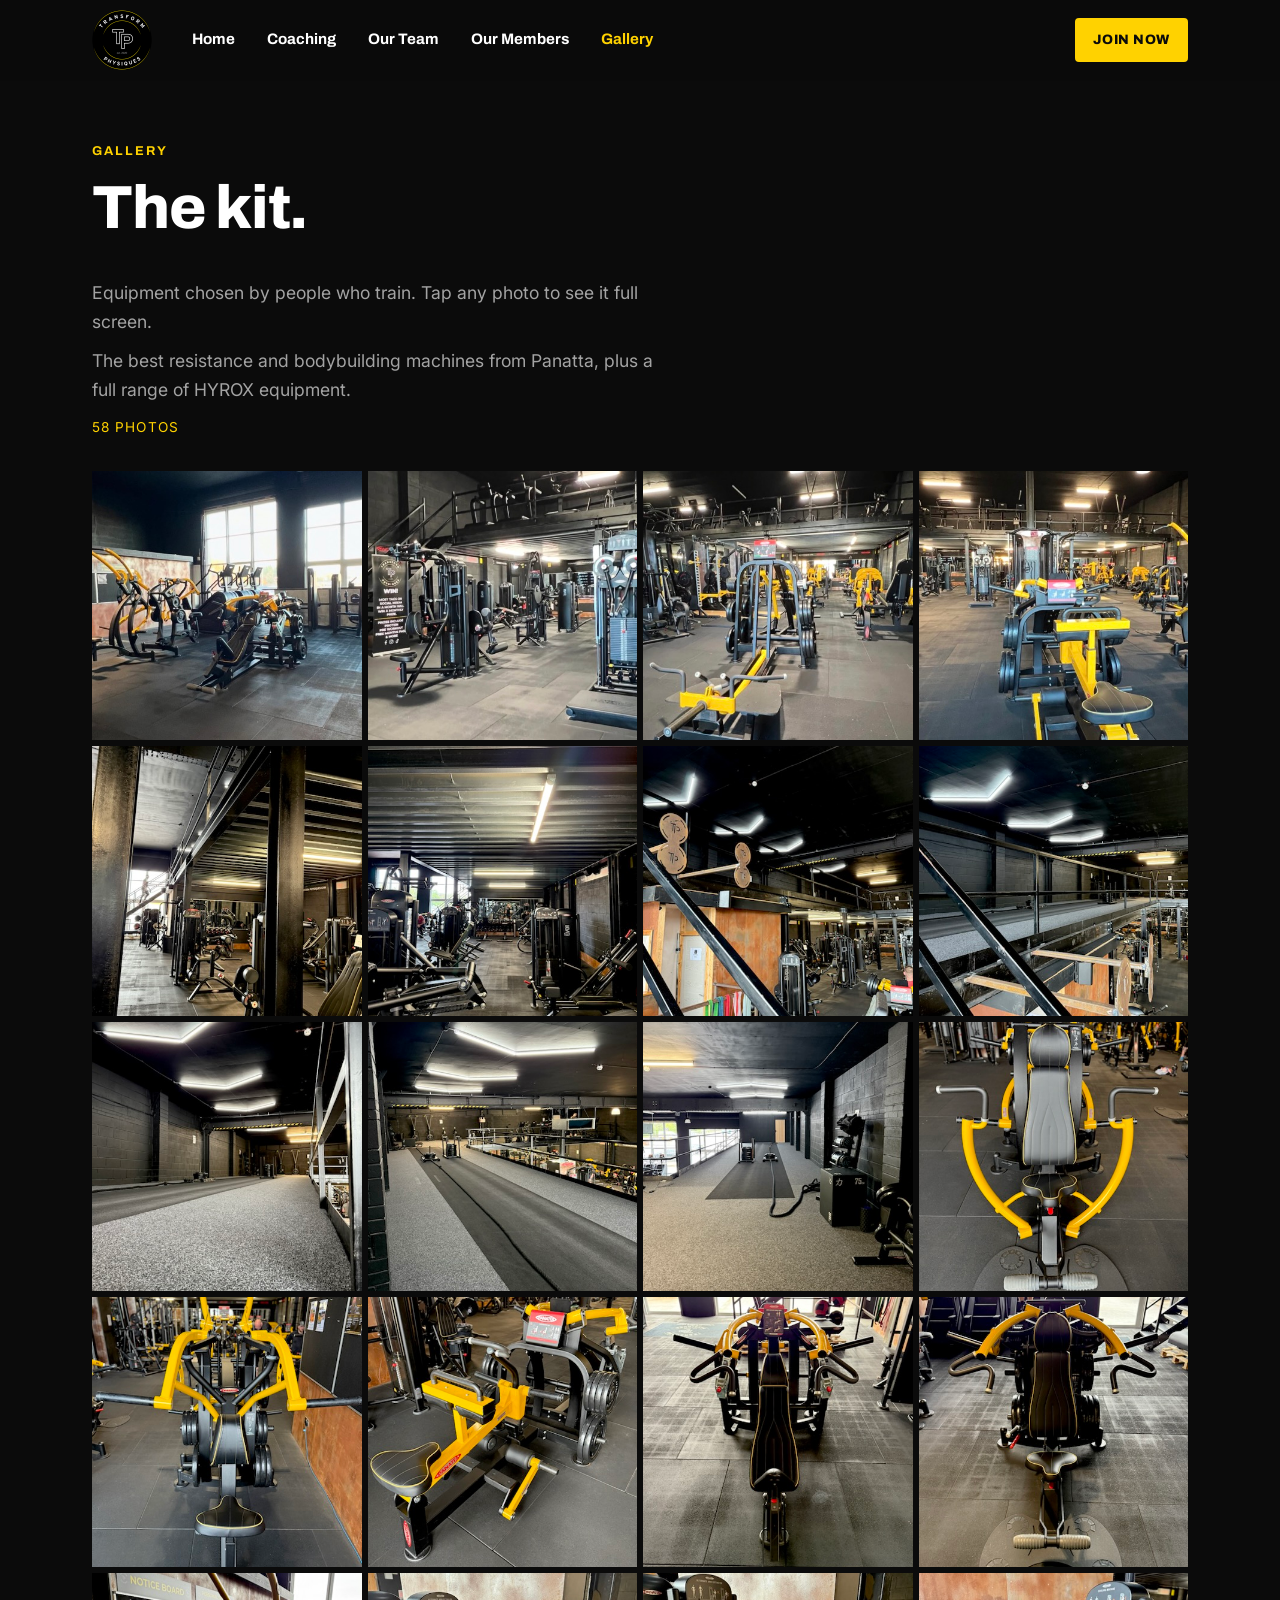
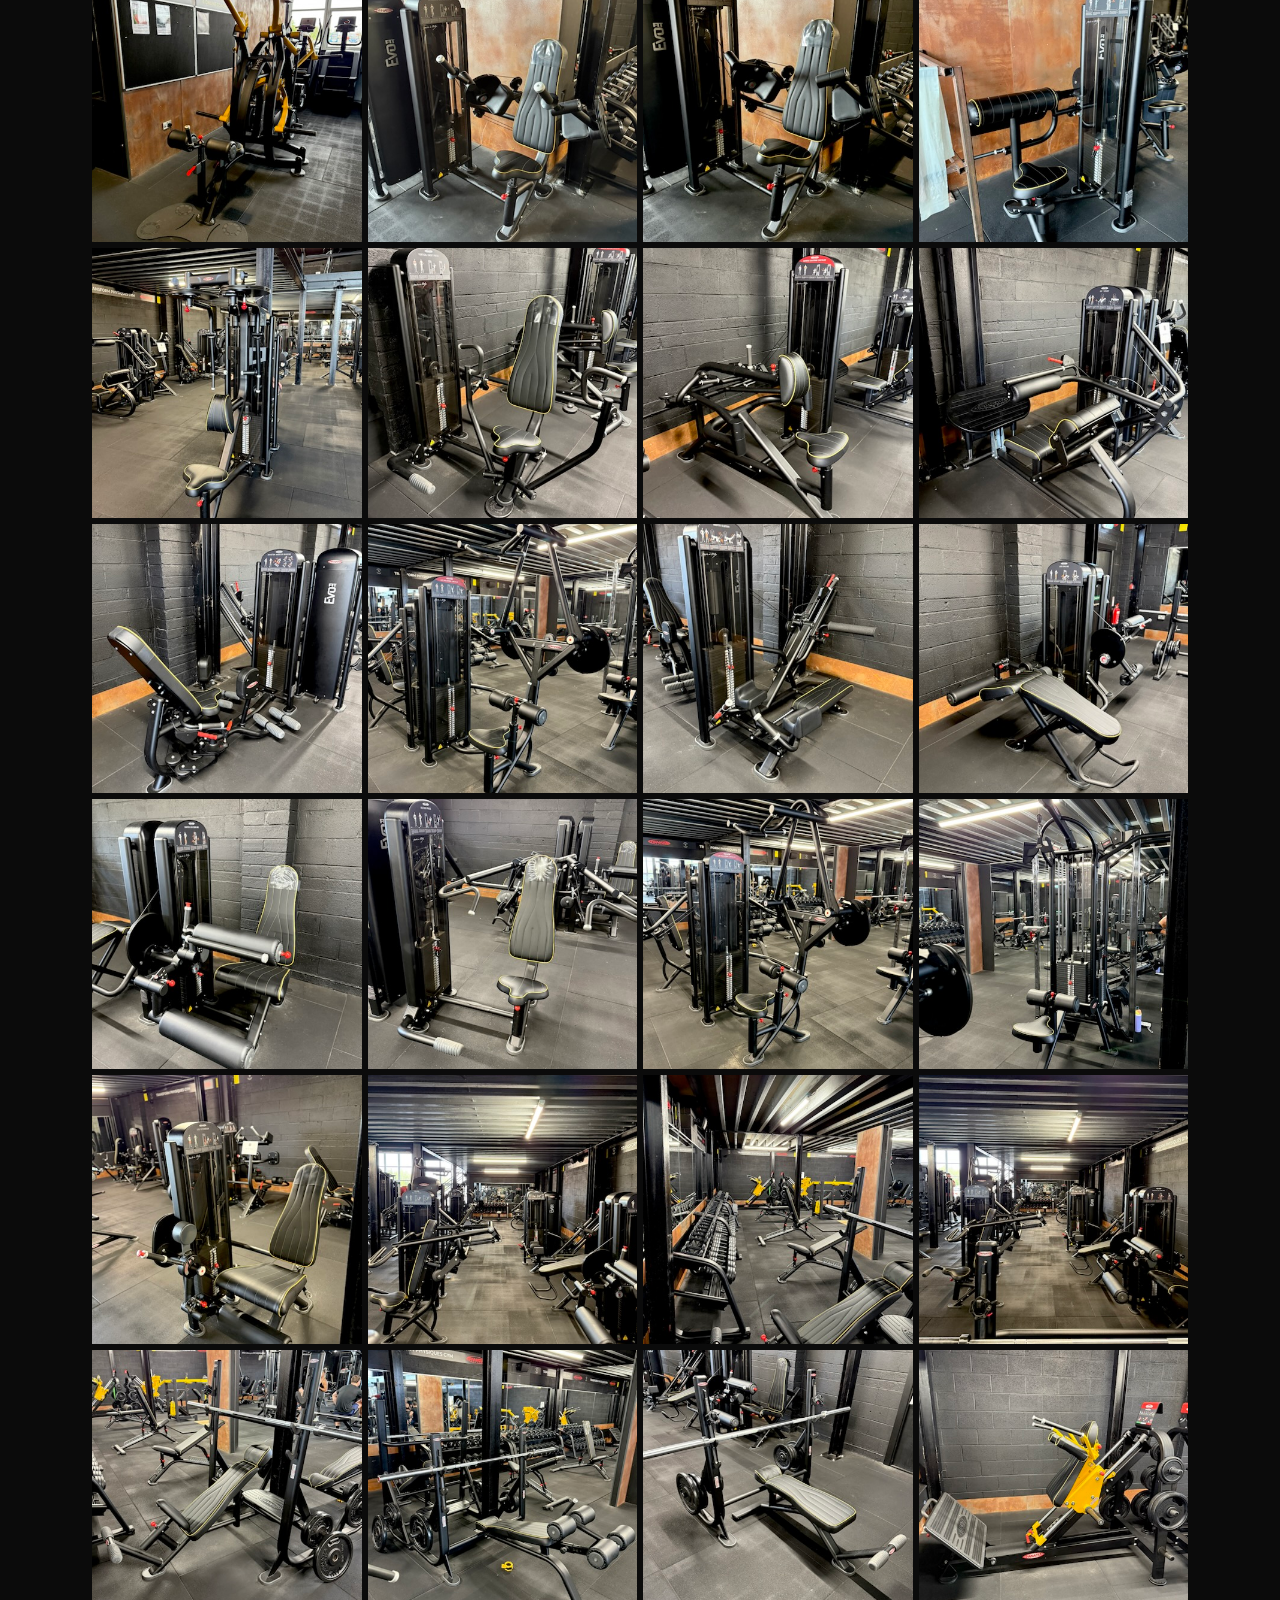
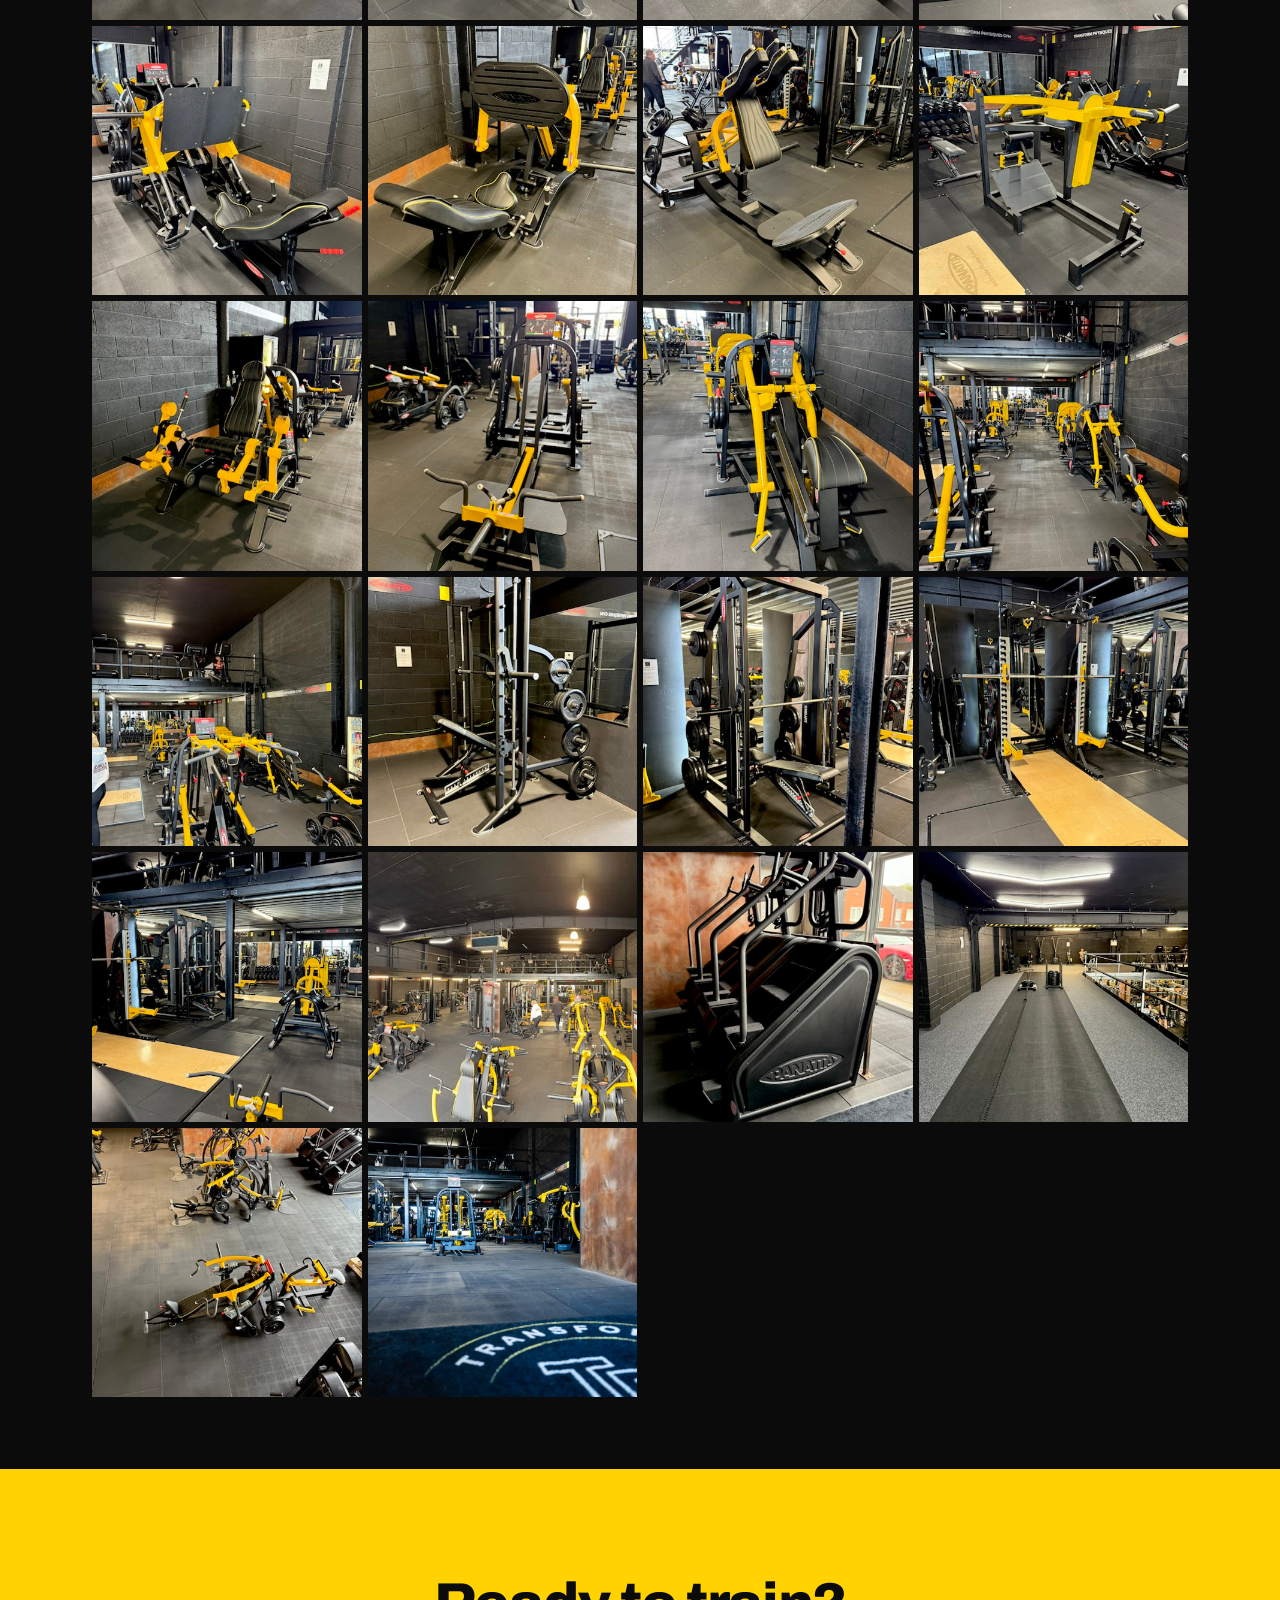
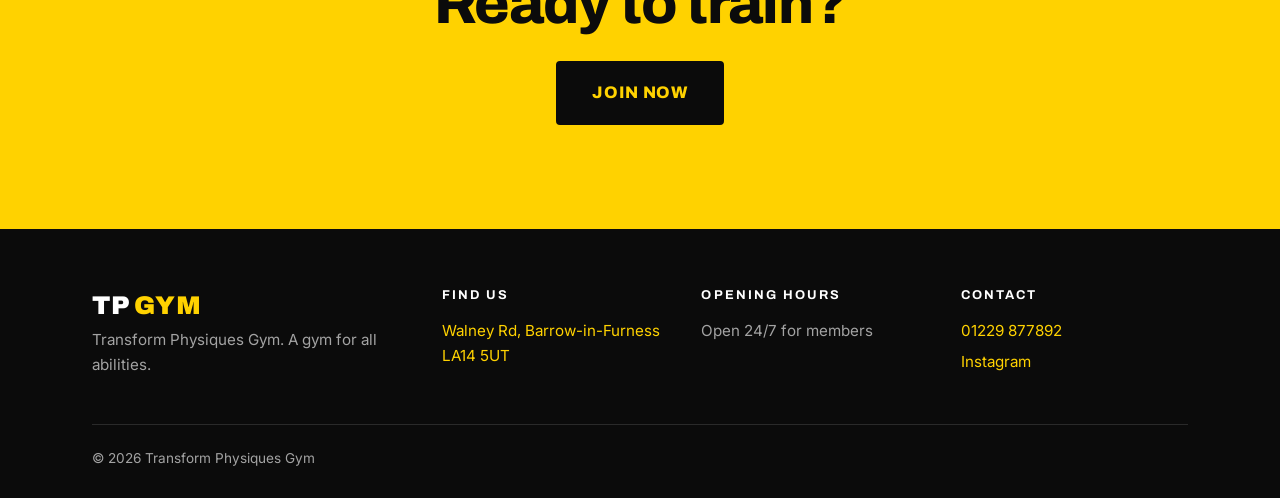
<file: gallery.html>
<!DOCTYPE html>
<html lang="en-GB">
<head>
  <meta charset="UTF-8">
  <meta name="viewport" content="width=device-width, initial-scale=1">
  <title>Gallery | Transform Physiques Gym</title>
  <meta name="description" content="See the kit at Transform Physiques Gym (TP Gym), Barrow's only premium training facility: a full Panatta strength floor in a gym for all abilities.">
  <meta name="theme-color" content="#0B0B0B">

  <link rel="icon" href="images/favicon-64.png" type="image/png">
  <link rel="apple-touch-icon" href="images/logo.png">

  <link rel="preconnect" href="https://fonts.googleapis.com">
  <link rel="preconnect" href="https://fonts.gstatic.com" crossorigin>
  <link href="https://fonts.googleapis.com/css2?family=Archivo:wght@700;800;900&family=Inter:wght@400;500;600&display=swap" rel="stylesheet">

  <link rel="stylesheet" href="css/styles.css">
</head>
<body>
  <a class="skip-link" href="#main">Skip to content</a>

  <!-- ===== HEADER ===== -->
  <header class="site-header">
    <div class="container header-inner">
      <a class="logo logo-img" href="index.html"><img src="images/logo-header.png" alt="Transform Physiques Gym, home" width="240" height="240"></a>

      <nav class="main-nav" aria-label="Main">
        <ul>
          <li><a href="index.html">Home</a></li>
          <li><a href="coaching.html">Coaching</a></li>
          <li><a href="team.html">Our Team</a></li>
          <li><a href="members.html">Our Members</a></li>
          <li><a href="gallery.html" aria-current="page">Gallery</a></li>
        </ul>
      </nav>

      <div class="header-actions">
        <a class="btn" data-join href="#">Join now</a>
        <button class="nav-toggle" type="button" aria-label="Menu" aria-expanded="false">
          <span></span><span></span><span></span>
        </button>
      </div>
    </div>
  </header>

  <main id="main">

    <section class="page-intro">
      <div class="container">
        <span class="eyebrow">Gallery</span>
        <h1>The kit.</h1>
        <p>Equipment chosen by people who train. Tap any photo to see it full screen.</p>
        <p class="intro-more">The best resistance and bodybuilding machines from Panatta, plus a full range of HYROX equipment.</p>
        <p class="photo-count" data-photo-count="gallery"></p>
      </div>
    </section>

    <section class="gallery-section">
      <div class="container">
        <!-- GALLERY GRID: filled automatically from js/photos-data.js.
             To add photos, put them in images/gallery/ and run scripts/process-photos.sh -->
        <div data-photos="gallery" data-alt="Equipment at TP Gym" data-empty-message="Gallery photos coming soon.">
          <noscript><p class="photos-empty">Please turn on JavaScript to see the gallery.</p></noscript>
        </div>
      </div>
    </section>

    <!-- ===== JOIN BAND ===== -->
    <section class="section join-band">
      <div class="container">
        <h2>Ready to train?</h2>
        <a class="btn btn-lg btn-dark" data-join href="#">Join now</a>
      </div>
    </section>

  </main>

  <!-- ===== FOOTER ===== -->
  <footer class="site-footer">
    <div class="container">
      <div class="footer-grid">
        <div class="footer-brand">
          <a class="logo" href="index.html">TP <span>GYM</span></a>
          <p>Transform Physiques Gym. A gym for all abilities.</p>
        </div>
        <div>
          <h4>Find us</h4>
          <address><a data-maps href="#">Walney Rd, Barrow-in-Furness LA14&nbsp;5UT</a></address>
        </div>
        <div>
          <h4>Opening hours</h4>
          <p>Open 24/7 for members</p>
        </div>
        <div>
          <h4>Contact</h4>
          <ul class="footer-contact">
            <li><a href="tel:+441229877892">01229 877892</a></li>
            <li><a data-instagram href="#">Instagram</a></li>
          </ul>
        </div>
      </div>
      <div class="footer-bottom">
        &copy; <span id="year">2026</span> Transform Physiques Gym
      </div>
    </div>
  </footer>

  <script src="js/main.js"></script>
  <script src="js/photos-data.js"></script>
  <script src="js/photos.js"></script>
</body>
</html>
</file>
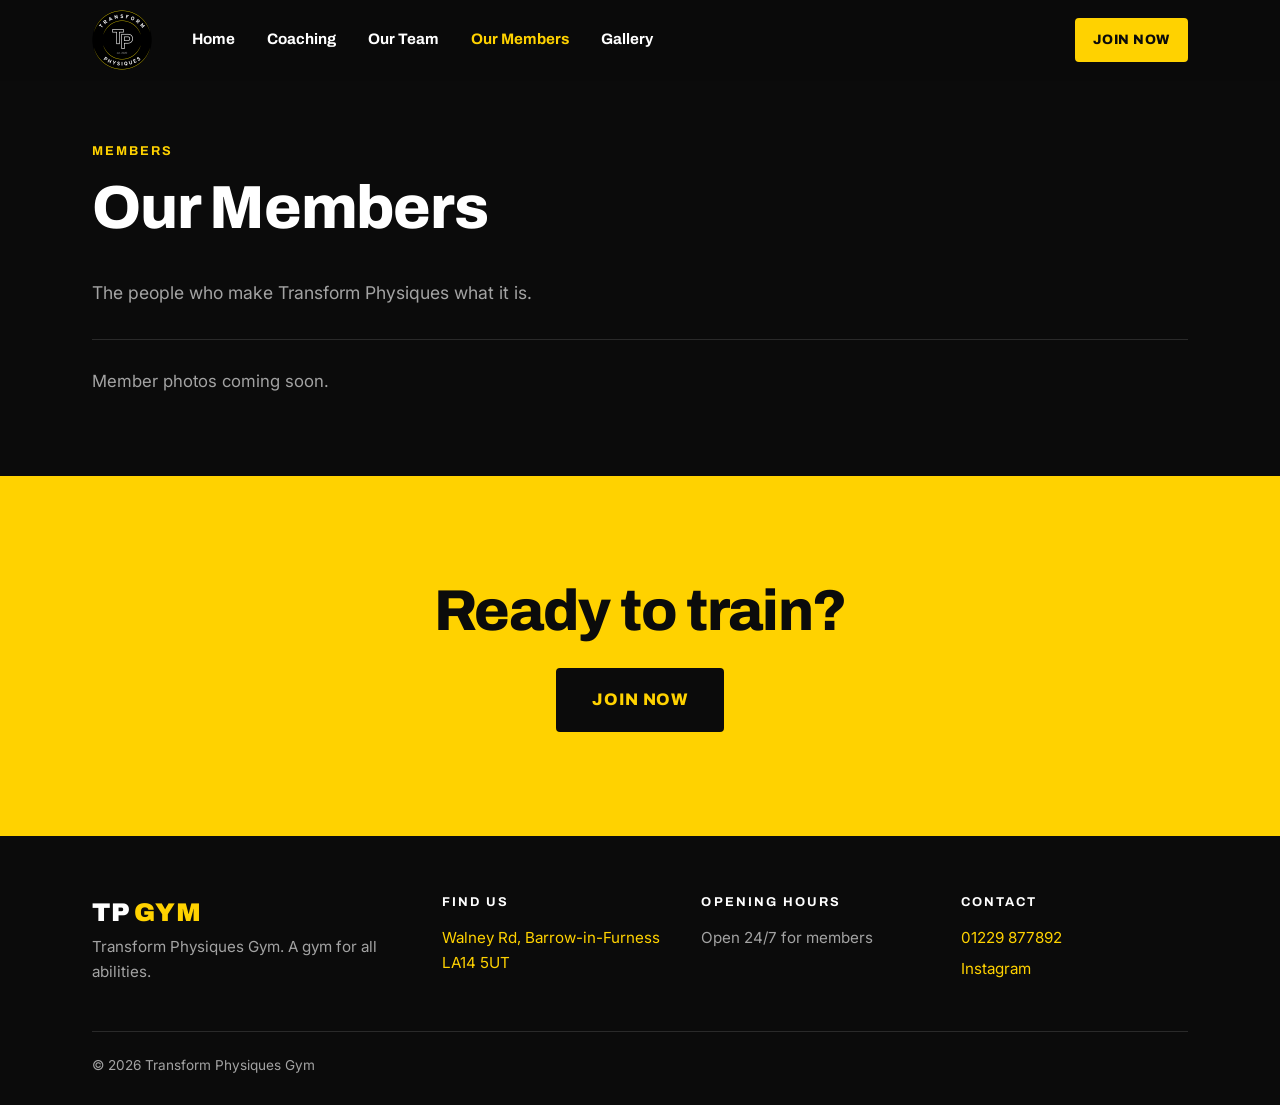
<file: members.html>
<!DOCTYPE html>
<html lang="en-GB">
<head>
  <meta charset="UTF-8">
  <meta name="viewport" content="width=device-width, initial-scale=1">
  <title>Our Members | Transform Physiques Gym</title>
  <meta name="description" content="Meet the members of Transform Physiques Gym (TP Gym), the people who make it what it is.">
  <meta name="theme-color" content="#0B0B0B">

  <link rel="icon" href="images/favicon-64.png" type="image/png">
  <link rel="apple-touch-icon" href="images/logo.png">

  <link rel="preconnect" href="https://fonts.googleapis.com">
  <link rel="preconnect" href="https://fonts.gstatic.com" crossorigin>
  <link href="https://fonts.googleapis.com/css2?family=Archivo:wght@700;800;900&family=Inter:wght@400;500;600&display=swap" rel="stylesheet">

  <link rel="stylesheet" href="css/styles.css">
</head>
<body>
  <a class="skip-link" href="#main">Skip to content</a>

  <!-- ===== HEADER ===== -->
  <header class="site-header">
    <div class="container header-inner">
      <a class="logo logo-img" href="index.html"><img src="images/logo-header.png" alt="Transform Physiques Gym, home" width="240" height="240"></a>

      <nav class="main-nav" aria-label="Main">
        <ul>
          <li><a href="index.html">Home</a></li>
          <li><a href="coaching.html">Coaching</a></li>
          <li><a href="team.html">Our Team</a></li>
          <li><a href="members.html" aria-current="page">Our Members</a></li>
          <li><a href="gallery.html">Gallery</a></li>
        </ul>
      </nav>

      <div class="header-actions">
        <a class="btn" data-join href="#">Join now</a>
        <button class="nav-toggle" type="button" aria-label="Menu" aria-expanded="false">
          <span></span><span></span><span></span>
        </button>
      </div>
    </div>
  </header>

  <main id="main">

    <section class="page-intro">
      <div class="container">
        <span class="eyebrow">Members</span>
        <h1>Our Members</h1>
        <p>The people who make Transform Physiques what it is.</p>
      </div>
    </section>

    <section class="gallery-section">
      <div class="container">
        <!-- MEMBER PHOTOS: filled automatically from images/members/
             (run scripts/process-photos.sh). Shows "coming soon" while empty. -->
        <div data-photos="members" data-alt="TP Gym member" data-empty-message="Member photos coming soon."></div>
      </div>
    </section>

    <!-- ===== JOIN BAND ===== -->
    <section class="section join-band">
      <div class="container">
        <h2>Ready to train?</h2>
        <a class="btn btn-lg btn-dark" data-join href="#">Join now</a>
      </div>
    </section>

  </main>

  <!-- ===== FOOTER ===== -->
  <footer class="site-footer">
    <div class="container">
      <div class="footer-grid">
        <div class="footer-brand">
          <a class="logo" href="index.html">TP <span>GYM</span></a>
          <p>Transform Physiques Gym. A gym for all abilities.</p>
        </div>
        <div>
          <h4>Find us</h4>
          <address><a data-maps href="#">Walney Rd, Barrow-in-Furness LA14&nbsp;5UT</a></address>
        </div>
        <div>
          <h4>Opening hours</h4>
          <p>Open 24/7 for members</p>
        </div>
        <div>
          <h4>Contact</h4>
          <ul class="footer-contact">
            <li><a href="tel:+441229877892">01229 877892</a></li>
            <li><a data-instagram href="#">Instagram</a></li>
          </ul>
        </div>
      </div>
      <div class="footer-bottom">
        &copy; <span id="year">2026</span> Transform Physiques Gym
      </div>
    </div>
  </footer>

  <script src="js/main.js"></script>
  <script src="js/photos-data.js"></script>
  <script src="js/photos.js"></script>
</body>
</html>
</file>
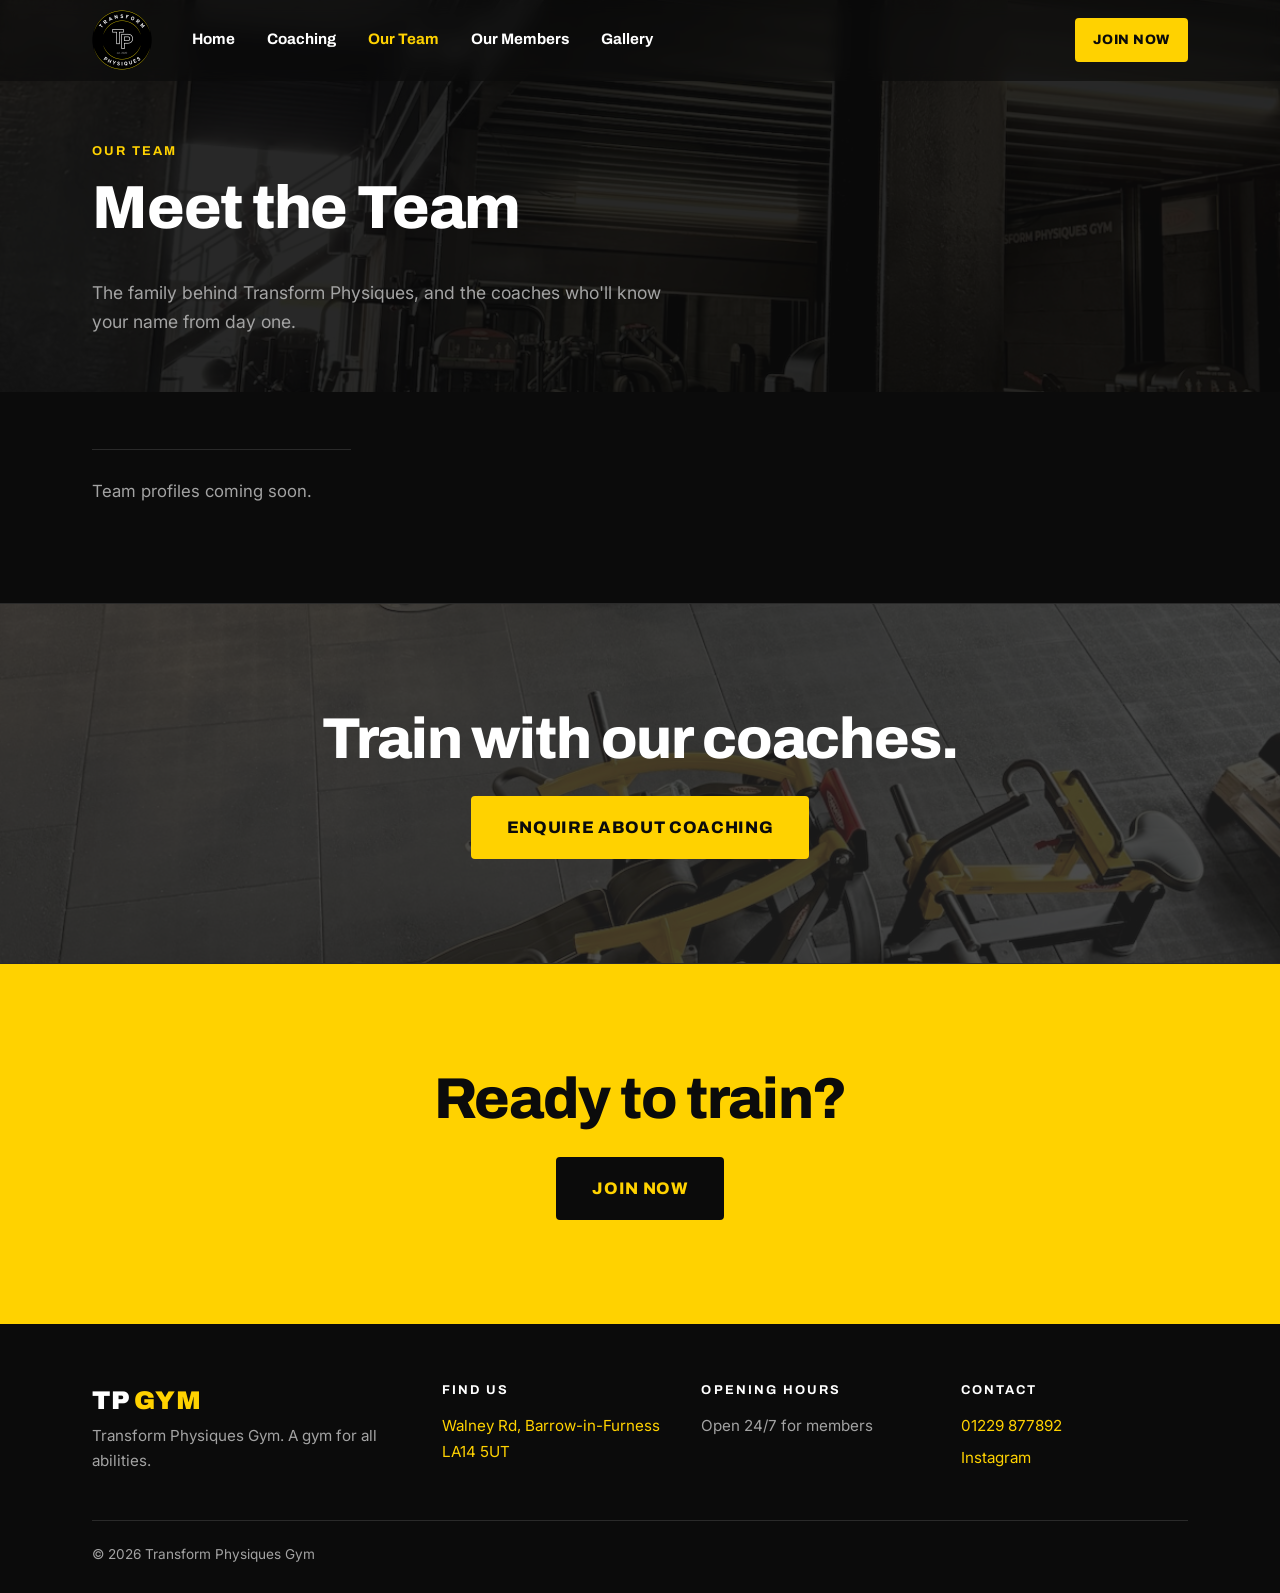
<file: team.html>
<!DOCTYPE html>
<html lang="en-GB">
<head>
  <meta charset="UTF-8">
  <meta name="viewport" content="width=device-width, initial-scale=1">
  <title>Meet the Team | Transform Physiques Gym</title>
  <meta name="description" content="Meet the team at Transform Physiques Gym (TP Gym): the family behind the gym and the coaches who'll know your name from day one.">
  <meta name="theme-color" content="#0B0B0B">

  <link rel="icon" href="images/favicon-64.png" type="image/png">
  <link rel="apple-touch-icon" href="images/logo.png">

  <link rel="preconnect" href="https://fonts.googleapis.com">
  <link rel="preconnect" href="https://fonts.gstatic.com" crossorigin>
  <link href="https://fonts.googleapis.com/css2?family=Archivo:wght@700;800;900&family=Inter:wght@400;500;600&display=swap" rel="stylesheet">

  <link rel="stylesheet" href="css/styles.css">
</head>
<body>
  <a class="skip-link" href="#main">Skip to content</a>

  <!-- ===== HEADER ===== -->
  <header class="site-header">
    <div class="container header-inner">
      <a class="logo logo-img" href="index.html"><img src="images/logo-header.png" alt="Transform Physiques Gym, home" width="240" height="240"></a>

      <nav class="main-nav" aria-label="Main">
        <ul>
          <li><a href="index.html">Home</a></li>
          <li><a href="coaching.html">Coaching</a></li>
          <li><a href="team.html" aria-current="page">Our Team</a></li>
          <li><a href="members.html">Our Members</a></li>
          <li><a href="gallery.html">Gallery</a></li>
        </ul>
      </nav>

      <div class="header-actions">
        <a class="btn" data-join href="#">Join now</a>
        <button class="nav-toggle" type="button" aria-label="Menu" aria-expanded="false">
          <span></span><span></span><span></span>
        </button>
      </div>
    </div>
  </header>

  <main id="main">

    <section class="page-intro bg-photo" data-bg="images/gallery/full/img_5642.jpg">
      <div class="container">
        <span class="eyebrow">Our Team</span>
        <h1>Meet the Team</h1>
        <p>The family behind Transform Physiques, and the coaches who'll know your name from day one.</p>
      </div>
    </section>

    <section class="team-section">
      <div class="container">
        <!-- TEAM CARDS: built automatically from js/team-data.js.
             To add, remove or reorder people, edit that file (not this page). -->
        <div class="team-grid" data-team>
          <noscript><p class="photos-empty">Please turn on JavaScript to see the team.</p></noscript>
        </div>
      </div>
    </section>

    <!-- ===== ENQUIRE ===== -->
    <section class="section cta-band bg-photo" data-bg="images/gallery/full/img_5696.jpg">
      <div class="container">
        <h2>Train with our coaches.</h2>
        <a class="btn btn-lg" data-instagram href="#">Enquire about coaching</a>
      </div>
    </section>

    <!-- ===== JOIN BAND ===== -->
    <section class="section join-band">
      <div class="container">
        <h2>Ready to train?</h2>
        <a class="btn btn-lg btn-dark" data-join href="#">Join now</a>
      </div>
    </section>

  </main>

  <!-- ===== FOOTER ===== -->
  <footer class="site-footer">
    <div class="container">
      <div class="footer-grid">
        <div class="footer-brand">
          <a class="logo" href="index.html">TP <span>GYM</span></a>
          <p>Transform Physiques Gym. A gym for all abilities.</p>
        </div>
        <div>
          <h4>Find us</h4>
          <address><a data-maps href="#">Walney Rd, Barrow-in-Furness LA14&nbsp;5UT</a></address>
        </div>
        <div>
          <h4>Opening hours</h4>
          <p>Open 24/7 for members</p>
        </div>
        <div>
          <h4>Contact</h4>
          <ul class="footer-contact">
            <li><a href="tel:+441229877892">01229 877892</a></li>
            <li><a data-instagram href="#">Instagram</a></li>
          </ul>
        </div>
      </div>
      <div class="footer-bottom">
        &copy; <span id="year">2026</span> Transform Physiques Gym
      </div>
    </div>
  </footer>

  <script src="js/main.js"></script>
  <script src="js/photos-data.js"></script>
  <script src="js/team-data.js"></script>
  <script src="js/team.js"></script>
</body>
</html>
</file>
<file: css/styles.css>
/* =========================================================
   TP Gym — styles (mobile-first)
   ========================================================= */

:root {
  --black: #0B0B0B;
  --charcoal: #1E1E1E;
  --charcoal-2: #2A2A2A;
  --yellow: #FFD200;
  --white: #FFFFFF;
  --text: #E8E8E8;
  --muted: #A3A3A3;

  --font-head: "Archivo", "Helvetica Neue", Arial, sans-serif;
  --font-body: "Inter", "Helvetica Neue", Arial, sans-serif;

  --gutter: 20px;
  --max: 1160px;
  --header-h: 68px;
}

*,
*::before,
*::after { box-sizing: border-box; }

html { scroll-behavior: smooth; }

body {
  margin: 0;
  background: var(--black);
  color: var(--text);
  font-family: var(--font-body);
  font-size: 1rem;
  line-height: 1.65;
  -webkit-font-smoothing: antialiased;
}

img { max-width: 100%; display: block; }

a { color: var(--yellow); text-decoration: none; }
a:hover { text-decoration: underline; }

h1, h2, h3 {
  font-family: var(--font-head);
  font-weight: 800;
  color: var(--white);
  line-height: 1.08;
  letter-spacing: -0.02em;
  margin: 0 0 0.6em;
}

.container {
  width: 100%;
  max-width: var(--max);
  margin: 0 auto;
  padding: 0 var(--gutter);
}

.eyebrow {
  display: inline-block;
  font-family: var(--font-head);
  font-size: 0.8rem;
  font-weight: 700;
  letter-spacing: 0.16em;
  text-transform: uppercase;
  color: var(--yellow);
  margin-bottom: 14px;
}

.skip-link {
  position: absolute;
  left: -9999px;
}
.skip-link:focus {
  left: 12px;
  top: 12px;
  z-index: 100;
  background: var(--yellow);
  color: var(--black);
  padding: 8px 14px;
}

/* ---------- Buttons ---------- */

.btn {
  display: inline-block;
  background: var(--yellow);
  color: var(--black);
  font-family: var(--font-head);
  font-weight: 800;
  font-size: 0.95rem;
  letter-spacing: 0.04em;
  text-transform: uppercase;
  padding: 12px 22px;
  border-radius: 4px;
  border: 2px solid var(--yellow);
  transition: background 0.2s ease, color 0.2s ease, transform 0.2s ease;
}
.btn:hover {
  background: transparent;
  color: var(--yellow);
  text-decoration: none;
}
.btn:focus-visible,
a:focus-visible,
button:focus-visible {
  outline: 3px solid var(--yellow);
  outline-offset: 3px;
}

.btn-lg {
  font-size: 1.05rem;
  padding: 16px 34px;
}

/* ---------- Header ---------- */

.site-header {
  position: fixed;
  inset: 0 0 auto 0;
  z-index: 50;
  background: rgba(11, 11, 11, 0.6);
  backdrop-filter: blur(8px);
  -webkit-backdrop-filter: blur(8px);
  border-bottom: 1px solid transparent;
  transition: background 0.25s ease, border-color 0.25s ease;
}
.site-header.scrolled,
.site-header.nav-open {
  background: rgba(11, 11, 11, 0.96);
  border-bottom-color: var(--charcoal-2);
}

.header-inner {
  height: var(--header-h);
  display: flex;
  align-items: center;
  justify-content: space-between;
  gap: 16px;
}

.logo {
  font-family: var(--font-head);
  font-weight: 900;
  font-size: 1.45rem;
  letter-spacing: 0.02em;
  color: var(--white);
}
.logo span { color: var(--yellow); }
.logo-img {
  display: block;
  line-height: 0;
}
.logo-img img {
  width: auto;
  height: 50px;
}
.logo:hover { text-decoration: none; }

.header-actions {
  display: flex;
  align-items: center;
  gap: 12px;
}
.header-actions .btn {
  padding: 9px 16px;
  font-size: 0.85rem;
}

.nav-toggle {
  width: 44px;
  height: 44px;
  display: inline-flex;
  flex-direction: column;
  justify-content: center;
  align-items: center;
  gap: 5px;
  background: none;
  border: 0;
  cursor: pointer;
  padding: 0;
}
.nav-toggle span {
  display: block;
  width: 22px;
  height: 2px;
  background: var(--white);
  transition: transform 0.2s ease, opacity 0.2s ease;
}
.nav-open .nav-toggle span:nth-child(1) { transform: translateY(7px) rotate(45deg); }
.nav-open .nav-toggle span:nth-child(2) { opacity: 0; }
.nav-open .nav-toggle span:nth-child(3) { transform: translateY(-7px) rotate(-45deg); }

.main-nav {
  display: none;
  position: absolute;
  top: var(--header-h);
  left: 0;
  right: 0;
  background: var(--black);
  border-top: 1px solid var(--charcoal-2);
  border-bottom: 1px solid var(--charcoal-2);
}
.nav-open .main-nav { display: block; }
.main-nav ul {
  list-style: none;
  margin: 0;
  padding: 8px var(--gutter) 16px;
}
.main-nav a {
  display: block;
  padding: 12px 0;
  font-family: var(--font-head);
  font-weight: 700;
  font-size: 1.1rem;
  color: var(--white);
}
.main-nav a:hover,
.main-nav a[aria-current="page"] {
  color: var(--yellow);
  text-decoration: none;
}

/* ---------- Hero ---------- */

.hero {
  position: relative;
  min-height: 100vh;
  min-height: 100svh;
  display: flex;
  align-items: flex-end;
  padding: calc(var(--header-h) + 40px) 0 64px;
  background:
    linear-gradient(180deg, rgba(11,11,11,0.55) 0%, rgba(11,11,11,0.35) 35%, rgba(11,11,11,0.85) 75%, var(--black) 100%),
    url("../images/hero.jpg") center / cover no-repeat;
}

.hero h1 {
  font-size: clamp(2.1rem, 8.4vw, 4.4rem);
  max-width: 17ch;
  margin-bottom: 22px;
  text-wrap: balance;
}
.hero h1 em {
  display: block;
  font-style: normal;
  color: var(--yellow);
}
.hero-sub {
  font-size: clamp(1.05rem, 3.6vw, 1.3rem);
  color: var(--text);
  max-width: 36ch;
  margin: 0 0 32px;
}

/* ---------- Award badge (hero) ---------- */

.award {
  display: flex;
  flex-wrap: wrap;
  align-items: flex-start;
  gap: 14px 10px;
  margin: 0 0 32px;
}
.award-badge {
  display: inline-flex;
  align-items: center;
  gap: 10px;
  margin: 0;
  padding: 8px 14px;
  border: 1.5px solid var(--yellow);
  border-radius: 4px;
  background: rgba(11, 11, 11, 0.5);
  color: var(--yellow);
  font-family: var(--font-head);
  font-weight: 800;
  font-size: 0.72rem;
  letter-spacing: 0.08em;
  line-height: 1.3;
  text-transform: uppercase;
}
.award-badge span { max-width: 22ch; }
.badge-icon {
  width: 16px;
  height: 16px;
  flex: none;
}
.laurel {
  width: 17px;
  height: 27px;
  flex: none;
}
.laurel-right { transform: scaleX(-1); }
.partner-badge img {
  width: auto;
  height: 20px;
  flex: none;
}
.award-by {
  margin: 8px 0 0 2px;
  font-size: 0.8rem;
  color: var(--muted);
}

/* ---------- Faded background photos ----------
   The photo is set per section with data-bg="..." in the HTML,
   then darkened heavily by the overlay so text stays easy to read. */

.bg-photo {
  position: relative;
  isolation: isolate;
  --bg-overlay: rgba(11, 11, 11, 0.88);
}
.bg-photo::before,
.bg-photo::after {
  content: "";
  position: absolute;
  inset: 0;
  pointer-events: none;
}
.bg-photo::before {
  z-index: -2;
  background: var(--bg-photo, none) center / cover no-repeat;
  filter: grayscale(35%);
  opacity: 0;
  transition: opacity 0.8s ease;
}
.bg-photo.bg-loaded::before { opacity: 1; }
.bg-photo::after {
  z-index: -1;
  background: var(--bg-overlay);
}

.usps.bg-photo { --bg-overlay: rgba(30, 30, 30, 0.84); }
.about.bg-photo {
  --bg-overlay: linear-gradient(90deg, rgba(11, 11, 11, 0.9) 0%, rgba(11, 11, 11, 0.8) 100%);
}
.reviews.bg-photo { --bg-overlay: rgba(11, 11, 11, 0.84); }
.cta-band.bg-photo { --bg-overlay: rgba(30, 30, 30, 0.8); }

.mission.bg-photo {
  --bg-overlay: linear-gradient(180deg, rgba(11, 11, 11, 0.9) 0%, rgba(11, 11, 11, 0.8) 50%, rgba(11, 11, 11, 0.9) 100%);
}
.mission.bg-photo::before { background-position: center 40%; }

/* ---------- Mission ---------- */

.section.mission {
  text-align: center;
  padding: 104px 0;
}
.mission-statement {
  max-width: 20ch;
  margin: 0 auto 24px;
  font-family: var(--font-head);
  font-weight: 800;
  font-size: clamp(2rem, 7vw, 3.8rem);
  line-height: 1.1;
  letter-spacing: -0.02em;
  color: var(--white);
}
.mission-sub {
  max-width: 40ch;
  margin: 0 auto;
  font-size: clamp(1.05rem, 3.4vw, 1.3rem);
  color: var(--text);
}

/* ---------- Reviews ---------- */

.reviews { text-align: center; }
.reviews-widget {
  margin-top: 8px;
  text-align: left;
}
.reviews-actions { margin-top: 32px; }

/* ---------- Sections ---------- */

.section { padding: 72px 0; }

.section-title {
  font-size: clamp(1.9rem, 6vw, 2.8rem);
}

/* USPs */
.usps { background: var(--charcoal); }

.usp-grid {
  display: grid;
  gap: 16px;
}
.usp {
  background: rgba(42, 42, 42, 0.88);
  padding: 32px 26px;
  border-radius: 6px;
  border-top: 3px solid var(--yellow);
}
.usp-num {
  font-family: var(--font-head);
  font-weight: 800;
  font-size: 0.85rem;
  color: var(--yellow);
  letter-spacing: 0.1em;
  display: block;
  margin-bottom: 14px;
}
.usp h3 {
  font-size: 1.5rem;
  margin-bottom: 10px;
}
.usp p {
  margin: 0;
  color: var(--muted);
}
.usp .usp-extra {
  margin-top: 10px;
  color: var(--white);
  font-weight: 500;
}

/* About */
.about-grid {
  display: grid;
  gap: 24px;
}
.about-copy p {
  font-size: 1.1rem;
  margin: 0 0 1.1em;
  max-width: 62ch;
}
.about-copy p:last-child { margin-bottom: 0; }

/* CTA band */
.cta-band {
  background: var(--charcoal);
  border-top: 1px solid var(--charcoal-2);
  border-bottom: 1px solid var(--charcoal-2);
  text-align: center;
}
.cta-band h2 {
  font-size: clamp(2.2rem, 8vw, 3.6rem);
  margin-bottom: 26px;
}

/* ---------- Gallery page ---------- */

.page-intro {
  padding: calc(var(--header-h) + 56px) 0 32px;
}
.page-intro h1 {
  font-size: clamp(2.3rem, 8vw, 3.8rem);
}
.page-intro p {
  color: var(--muted);
  font-size: 1.1rem;
  max-width: 52ch;
  margin: 0;
}

.page-intro .intro-more { margin-top: 10px; }

.page-intro .photo-count {
  margin-top: 12px;
  font-size: 0.85rem;
  letter-spacing: 0.08em;
  text-transform: uppercase;
  color: var(--yellow);
}

.gallery-section { background: var(--black); padding-bottom: 72px; }

.gallery-grid {
  display: grid;
  grid-template-columns: repeat(2, 1fr);
  gap: 4px;
}

.gallery-item {
  position: relative;
  display: block;
  width: 100%;
  aspect-ratio: 1 / 1;
  padding: 0;
  border: 0;
  overflow: hidden;
  background: var(--charcoal);
  cursor: zoom-in;
}
.gallery-item img {
  width: 100%;
  height: 100%;
  object-fit: cover;
  opacity: 0;
  transition: opacity 0.4s ease, transform 0.5s ease;
}
.gallery-item.loaded img { opacity: 1; }
.gallery-item:hover img { transform: scale(1.04); }
.gallery-item:focus-visible { outline-offset: -3px; }

.photos-empty {
  color: var(--muted);
  font-size: 1.05rem;
  padding: 28px 0 8px;
  border-top: 1px solid var(--charcoal-2);
}

.intro-btn { margin-top: 28px; }

.photo-section { padding-top: 24px; }
.photo-section + .photo-section { padding-top: 0; }

/* Transformations */
.transform-grid {
  display: grid;
  gap: 16px;
}
.transform-card {
  background: var(--charcoal);
  border-radius: 6px;
  overflow: hidden;
}
.transform-pair {
  display: grid;
  grid-template-columns: 1fr 1fr;
  gap: 3px;
}
.transform-side { position: relative; }
.transform-photo {
  display: block;
  width: 100%;
  padding: 0;
  border: 0;
  background: var(--charcoal);
  cursor: zoom-in;
  overflow: hidden;
}
.transform-pair .transform-photo { aspect-ratio: 4 / 5; }
.transform-photo img {
  width: 100%;
  height: 100%;
  object-fit: cover;
  opacity: 0;
  transition: opacity 0.4s ease, transform 0.5s ease;
}
.transform-single .transform-photo img { height: auto; }
.transform-photo.loaded img { opacity: 1; }
.transform-photo:hover img { transform: scale(1.03); }
.transform-photo:focus-visible { outline-offset: -3px; }

.transform-label {
  position: absolute;
  left: 10px;
  bottom: 10px;
  padding: 4px 9px;
  border-radius: 3px;
  background: rgba(11, 11, 11, 0.85);
  color: var(--white);
  font-family: var(--font-head);
  font-weight: 700;
  font-size: 0.7rem;
  letter-spacing: 0.14em;
  text-transform: uppercase;
  pointer-events: none;
}
.transform-label.is-after {
  background: var(--yellow);
  color: var(--black);
}

/* Yellow join band */
.join-band {
  background: var(--yellow);
  color: var(--black);
  text-align: center;
}
.join-band h2 {
  color: var(--black);
  font-size: clamp(2.2rem, 8vw, 3.6rem);
  margin-bottom: 26px;
}
.btn-dark {
  background: var(--black);
  border-color: var(--black);
  color: var(--yellow);
}
.btn-dark:hover {
  background: transparent;
  color: var(--black);
}
.join-band .btn:focus-visible { outline-color: var(--black); }

/* ---------- Lightbox ---------- */

body.lightbox-open { overflow: hidden; }

.lightbox {
  position: fixed;
  inset: 0;
  z-index: 200;
  display: flex;
  align-items: center;
  justify-content: center;
  background: #050505;
  opacity: 0;
  transition: opacity 0.2s ease;
  touch-action: pan-y;
}
.lightbox[hidden] { display: none; }
.lightbox.open { opacity: 1; }

.lb-stage {
  margin: 0;
  width: 100%;
  height: 100%;
  display: flex;
  align-items: center;
  justify-content: center;
  padding: 56px 0;
}
.lb-img {
  max-width: 100%;
  max-height: 100%;
  object-fit: contain;
  user-select: none;
  -webkit-user-drag: none;
  transition: opacity 0.2s ease;
}
.lightbox.loading .lb-img { opacity: 0.35; }

.lightbox button {
  position: absolute;
  z-index: 1;
  border: 0;
  background: rgba(30, 30, 30, 0.75);
  color: var(--white);
  cursor: pointer;
  display: flex;
  align-items: center;
  justify-content: center;
  line-height: 1;
  transition: background 0.2s ease, color 0.2s ease;
}
.lightbox button:hover {
  background: var(--yellow);
  color: var(--black);
}
.lb-close {
  top: 10px;
  right: 10px;
  width: 44px;
  height: 44px;
  border-radius: 50%;
  font-size: 1.9rem;
}
.lb-arrow {
  top: 50%;
  transform: translateY(-50%);
  width: 44px;
  height: 64px;
  font-size: 2.4rem;
  border-radius: 4px;
}
.lb-prev { left: 6px; }
.lb-next { right: 6px; }

.lb-counter {
  position: absolute;
  bottom: 18px;
  left: 0;
  right: 0;
  text-align: center;
  font-family: var(--font-head);
  font-weight: 700;
  font-size: 0.85rem;
  letter-spacing: 0.12em;
  color: var(--muted);
}

/* ---------- Coaching options ---------- */

.coach-options { margin: 24px 0 28px; }
.coach-options .usp { padding: 24px 22px 26px; }
.coach-options .usp-num { margin-bottom: 10px; }
.coach-options h3 {
  font-size: 1.25rem;
  line-height: 1.2;
  margin: 0;
}
.page-intro .coach-options + p { margin-bottom: 0; }

/* ---------- Team page ---------- */

.page-intro.bg-photo { padding-bottom: 56px; }

.team-section { padding: 40px 0 72px; }

.team-grid {
  display: grid;
  grid-template-columns: 1fr;
  gap: 20px;
}

.team-card {
  display: flex;
  flex-direction: column;
  background: var(--charcoal);
  border-radius: 6px;
  overflow: hidden;
  border-top: 3px solid var(--yellow);
}

/* Same 4:5 crop for everyone, so the cards line up */
.team-photo {
  aspect-ratio: 4 / 5;
  background: var(--charcoal-2);
  overflow: hidden;
}
.team-photo img {
  width: 100%;
  height: 100%;
  object-fit: cover;
  object-position: center 25%;
}
.team-photo.is-empty {
  display: flex;
  align-items: center;
  justify-content: center;
  background: linear-gradient(160deg, var(--charcoal-2) 0%, var(--charcoal) 100%);
}
.team-initials {
  font-family: var(--font-head);
  font-weight: 900;
  font-size: 4.5rem;
  letter-spacing: 0.02em;
  color: var(--yellow);
}
.team-silhouette {
  width: 40%;
  color: #3a3a3a;
}

/* Body fills the card so the "Specialises in" lines sit level across a row */
.team-body {
  flex: 1;
  display: flex;
  flex-direction: column;
  padding: 24px 24px 28px;
}
.team-name {
  font-size: 1.5rem;
  margin: 0 0 4px;
}
.team-role {
  margin: 0 0 14px;
  font-family: var(--font-head);
  font-weight: 700;
  font-size: 0.8rem;
  letter-spacing: 0.12em;
  text-transform: uppercase;
  color: var(--yellow);
}
.team-bio {
  margin: 0 0 14px;
  color: var(--muted);
}
.team-spec {
  margin: auto 0 0;
  padding-top: 14px;
  border-top: 1px solid var(--charcoal-2);
  font-size: 0.95rem;
  color: var(--text);
}
.team-spec strong {
  color: var(--white);
  font-weight: 600;
}

/* ---------- Footer ---------- */

.site-footer {
  background: var(--black);
  padding: 56px 0 28px;
  font-size: 0.95rem;
}
.footer-grid {
  display: grid;
  gap: 32px;
}
.footer-brand .logo { font-size: 1.6rem; }
.footer-brand p {
  color: var(--muted);
  margin: 10px 0 0;
  max-width: 32ch;
}
.site-footer h4 {
  font-family: var(--font-head);
  font-size: 0.8rem;
  font-weight: 700;
  letter-spacing: 0.16em;
  text-transform: uppercase;
  color: var(--white);
  margin: 0 0 12px;
}
.site-footer address,
.site-footer p {
  font-style: normal;
  color: var(--muted);
  margin: 0;
}
.footer-contact li { margin-bottom: 6px; }
.footer-contact {
  list-style: none;
  margin: 0;
  padding: 0;
  color: var(--muted);
}
.footer-bottom {
  margin-top: 44px;
  padding-top: 22px;
  border-top: 1px solid var(--charcoal-2);
  color: var(--muted);
  font-size: 0.85rem;
}

/* ---------- Tablet and up ---------- */

@media (min-width: 720px) {
  :root { --gutter: 32px; }

  .section { padding: 104px 0; }

  .section.mission { padding: 152px 0; }

  .usp-grid { grid-template-columns: repeat(3, 1fr); gap: 20px; }

  .hero h1 { font-size: clamp(2.8rem, 6.2vw, 4rem); max-width: 24ch; }

  .award-badge { font-size: 0.8rem; letter-spacing: 0.12em; padding: 9px 16px; }
  .award-badge span { max-width: none; }

  .gallery-grid { grid-template-columns: repeat(3, 1fr); gap: 6px; }

  .team-grid { grid-template-columns: repeat(2, 1fr); gap: 24px; }

  .transform-grid { grid-template-columns: repeat(2, 1fr); gap: 20px; }

  .lb-stage { padding: 64px 80px; }
  .lb-prev { left: 16px; }
  .lb-next { right: 16px; }
  .lb-arrow { width: 56px; height: 80px; }
  .lb-close { top: 18px; right: 18px; }

  .footer-grid { grid-template-columns: 1.4fr 1fr 1fr 1fr; }
}

/* ---------- Desktop ---------- */

@media (min-width: 960px) {
  :root { --header-h: 80px; }

  .nav-toggle { display: none; }

  .header-inner { justify-content: flex-start; gap: 40px; }
  .logo-img img { height: 60px; }
  .header-actions { margin-left: auto; }

  .main-nav,
  .nav-open .main-nav {
    display: block;
    position: static;
    background: none;
    border: 0;
  }
  .main-nav ul {
    display: flex;
    gap: 32px;
    padding: 0;
  }
  .main-nav a {
    font-size: 0.95rem;
    padding: 6px 0;
  }

  .hero { align-items: center; padding-bottom: 80px; }

  .about-grid { grid-template-columns: 1fr 1.6fr; gap: 64px; }

}

@media (min-width: 1100px) {
  .gallery-grid { grid-template-columns: repeat(4, 1fr); }
  .team-grid { grid-template-columns: repeat(4, 1fr); gap: 20px; }
  .team-body { padding: 20px 20px 22px; }
  .team-name { font-size: 1.3rem; }
  .team-role { font-size: 0.72rem; margin-bottom: 12px; }
  .team-bio { font-size: 0.95rem; line-height: 1.6; }
  .team-spec { font-size: 0.9rem; }
  .team-initials { font-size: 3.6rem; }
}

@media (prefers-reduced-motion: reduce) {
  html { scroll-behavior: auto; }
  * { transition: none !important; }
}
</file>
<file: css/terms.css>
/* =========================================================
   TP Fire & Ice terms page (fire-and-ice-terms.html)
   Builds on styles.css. Only used by the terms page.
   ========================================================= */

.terms-page {
  --doc-max: 860px;
  --line: #333;
}

/* ---------- Draft status ---------- */

.draft-banner {
  position: relative;
  z-index: 1;
  margin-top: var(--header-h);
  background: var(--yellow);
  color: var(--black);
  font-size: 0.92rem;
  line-height: 1.5;
  padding: 12px 0;
}
.draft-banner + .terms-intro { padding-top: 48px; }

.review-note {
  margin: 18px 0;
  padding: 12px 16px;
  border: 1px dashed var(--yellow);
  border-radius: 4px;
  background: rgba(255, 210, 0, 0.07);
  color: var(--text);
  font-size: 0.88rem;
  line-height: 1.55;
}
.review-note strong { color: var(--yellow); }

body[data-doc-status="final"] .draft-banner,
body[data-doc-status="final"] .review-note { display: none; }

/* Placeholders still to be filled in */
.ph {
  color: var(--yellow);
  font-weight: 600;
  background: rgba(255, 210, 0, 0.1);
  border-radius: 2px;
  padding: 0 3px;
  -webkit-box-decoration-break: clone;
  box-decoration-break: clone;
}

/* ---------- Intro ---------- */

.terms-intro h1 {
  font-size: clamp(2rem, 6.5vw, 3.4rem);
  max-width: 22ch;
  text-wrap: balance;
}
.terms-intro p { max-width: 62ch; }

.doc-meta {
  display: grid;
  grid-template-columns: repeat(2, minmax(0, 1fr));
  gap: 1px;
  margin: 28px 0 0;
  max-width: 720px;
  background: var(--charcoal-2);
  border: 1px solid var(--charcoal-2);
  border-radius: 6px;
  overflow: hidden;
}
.doc-meta div {
  background: var(--charcoal);
  padding: 12px 14px;
}
.doc-meta dt {
  font-family: var(--font-head);
  font-size: 0.68rem;
  font-weight: 700;
  letter-spacing: 0.14em;
  text-transform: uppercase;
  color: var(--muted);
}
.doc-meta dd {
  margin: 2px 0 0;
  color: var(--white);
  font-weight: 600;
  font-size: 0.95rem;
}

/* ---------- Contents ---------- */

.terms-contents { padding: 16px 0 40px; }
.contents-title,
.glance-title {
  font-size: 0.8rem;
  letter-spacing: 0.16em;
  text-transform: uppercase;
  color: var(--yellow);
  margin-bottom: 16px;
}
.doc-cards {
  list-style: none;
  margin: 0;
  padding: 0;
  display: grid;
  gap: 12px;
}
.doc-card {
  display: flex;
  flex-direction: column;
  gap: 4px;
  height: 100%;
  padding: 20px 22px;
  background: var(--charcoal);
  border-radius: 6px;
  border-top: 3px solid var(--yellow);
  color: var(--text);
  transition: background 0.2s ease, transform 0.2s ease;
}
.doc-card:hover {
  background: var(--charcoal-2);
  text-decoration: none;
  transform: translateY(-2px);
}
.doc-num {
  font-family: var(--font-head);
  font-weight: 800;
  font-size: 0.78rem;
  letter-spacing: 0.14em;
  text-transform: uppercase;
  color: var(--yellow);
}
.doc-name {
  font-family: var(--font-head);
  font-weight: 800;
  font-size: 1.2rem;
  line-height: 1.2;
  color: var(--white);
}
.doc-desc {
  font-size: 0.92rem;
  color: var(--muted);
}
.contents-extra {
  margin: 18px 0 0;
  font-size: 0.92rem;
  color: var(--muted);
}

/* ---------- At a glance ---------- */

.terms-glance {
  padding: 48px 0;
  background: var(--charcoal);
  border-top: 1px solid var(--charcoal-2);
  border-bottom: 1px solid var(--charcoal-2);
}
.glance-grid {
  display: grid;
  gap: 16px;
}
.glance-card {
  background: var(--black);
  border: 1px solid var(--charcoal-2);
  border-radius: 6px;
  padding: 24px 22px;
}
.glance-card .usp-num { margin-bottom: 6px; }
.glance-card h3 { font-size: 1.4rem; margin-bottom: 8px; }
.glance-price {
  font-family: var(--font-head);
  font-weight: 900;
  font-size: 2rem;
  line-height: 1.1;
  color: var(--yellow);
  margin: 0 0 14px;
}
.glance-price span {
  display: block;
  font-size: 0.95rem;
  font-weight: 700;
  color: var(--white);
  letter-spacing: 0;
}
.glance-card ul { margin: 0; padding-left: 1.15em; }
.glance-card li { margin-bottom: 8px; }
.glance-card li:last-child { margin-bottom: 0; }
.glance-note {
  margin: 20px 0 0;
  max-width: 70ch;
  color: var(--white);
  font-weight: 500;
}

/* ---------- Documents ---------- */

.terms-doc {
  padding: 56px 0;
  border-top: 1px solid var(--charcoal-2);
  scroll-margin-top: var(--header-h);
}
.terms-doc.doc-alt { background: #121212; }
.terms-doc > .container { max-width: calc(var(--doc-max) + 2 * var(--gutter)); }

[id] { scroll-margin-top: calc(var(--header-h) + 16px); }

.doc-head { margin-bottom: 28px; }
.doc-head h2 {
  font-size: clamp(1.8rem, 5.5vw, 2.6rem);
  margin: 6px 0 8px;
}
.doc-ref {
  margin: 0;
  font-size: 0.85rem;
  color: var(--muted);
}
.doc-actions {
  display: flex;
  flex-wrap: wrap;
  gap: 10px;
  margin-top: 18px;
}
.btn-outline {
  background: transparent;
  color: var(--yellow);
  cursor: pointer;
  font-size: 0.8rem;
  padding: 9px 14px;
}
.btn-outline:hover { background: var(--yellow); color: var(--black); }

.doc-toc {
  margin: 0 0 36px;
  padding: 18px 22px;
  background: var(--charcoal);
  border-radius: 6px;
}
.doc-toc ol {
  margin: 0;
  padding-left: 1.6em;
  columns: 1;
  font-size: 0.93rem;
}
.doc-toc li { margin: 3px 0; break-inside: avoid; }

.clause {
  margin: 0 0 32px;
  scroll-margin-top: calc(var(--header-h) + 16px);
}
.clause h3 {
  font-size: 1.25rem;
  line-height: 1.3;
  margin: 0 0 12px;
}
.clause-num { color: var(--yellow); margin-right: 4px; }
.clause p { margin: 0 0 12px; }
.clause ul,
.clause ol { margin: 0 0 14px; padding-left: 1.3em; }
.clause li { margin-bottom: 6px; }
.clause strong { color: var(--white); }

.small { font-size: 0.85rem; color: var(--muted); }

.defs {
  display: grid;
  gap: 4px 20px;
  margin: 0 0 12px;
  padding: 16px 18px;
  border-left: 3px solid var(--yellow);
  background: var(--charcoal);
  border-radius: 0 6px 6px 0;
}
.defs dt {
  font-weight: 600;
  color: var(--white);
}
.defs dd { margin: 0 0 10px; color: var(--text); }

/* Key callouts */
.key-box,
.example-box {
  margin: 0 0 20px;
  padding: 18px 20px;
  border-radius: 6px;
}
.key-box {
  background: var(--yellow);
  color: var(--black);
}
.key-box strong { color: var(--black); }
.key-box p:last-child { margin-bottom: 0; }
.example-box {
  background: var(--charcoal);
  border: 1px solid var(--charcoal-2);
}
.example-box ul { margin-bottom: 10px; }
.example-box .small { margin: 0; }
.key-title {
  font-family: var(--font-head);
  font-weight: 800;
  font-size: 1.1rem;
  margin-bottom: 8px !important;
}

/* Tables */
.table-wrap {
  overflow-x: auto;
  -webkit-overflow-scrolling: touch;
  margin: 0 0 18px;
  border: 1px solid var(--charcoal-2);
  border-radius: 6px;
}
.terms-table {
  width: 100%;
  border-collapse: collapse;
  font-size: 0.92rem;
  min-width: 480px;
}
.terms-table th,
.terms-table td {
  padding: 10px 12px;
  text-align: left;
  vertical-align: top;
  border-bottom: 1px solid var(--charcoal-2);
}
.terms-table thead th {
  background: var(--charcoal-2);
  color: var(--white);
  font-family: var(--font-head);
  font-size: 0.78rem;
  letter-spacing: 0.08em;
  text-transform: uppercase;
}
.terms-table tbody th { color: var(--white); font-weight: 600; }
.terms-table tbody tr:nth-child(even) { background: rgba(255, 255, 255, 0.025); }
.terms-table tfoot th,
.terms-table tfoot td {
  background: var(--yellow);
  color: var(--black);
  border-bottom: 0;
}
.terms-table tfoot strong { color: var(--black); }
.schedule-table tbody tr:first-child td { color: var(--white); font-weight: 600; }

/* Risks */
.risk-grid {
  display: grid;
  gap: 10px;
  margin: 0 0 18px;
}
.risk {
  padding: 14px 16px;
  background: var(--charcoal);
  border-radius: 6px;
  border-left: 3px solid var(--yellow);
}
.risk h4 {
  margin: 0 0 4px;
  font-family: var(--font-head);
  font-size: 1rem;
  color: var(--white);
}
.risk p { margin: 0; font-size: 0.92rem; color: var(--muted); }
.strong-note {
  padding: 14px 16px;
  border: 1px solid var(--yellow);
  border-radius: 6px;
  color: var(--white);
  font-weight: 600;
}

.tick-list { list-style: none; padding-left: 0 !important; }
.tick-list li { position: relative; padding-left: 22px; }
.tick-list li::before {
  content: "";
  position: absolute;
  left: 2px;
  top: 0.55em;
  width: 9px;
  height: 9px;
  background: var(--yellow);
  border-radius: 2px;
}

.declare-list li { padding-left: 4px; }

/* ---------- Cold bath notice ---------- */

.notice {
  border: 2px solid var(--yellow);
  border-radius: 8px;
  padding: 22px 18px 6px;
  background: var(--black);
}
.notice-banner {
  margin: 0 0 24px;
  padding: 16px 18px;
  background: var(--yellow);
  color: var(--black);
  border-radius: 4px;
}
.notice-banner p { margin: 0; }
.notice-banner strong { color: var(--black); }
.notice-kicker {
  font-family: var(--font-head);
  font-weight: 900;
  text-transform: uppercase;
  letter-spacing: 0.06em;
  margin-bottom: 6px !important;
}
.exclusions {
  list-style: none;
  padding-left: 0 !important;
  font-size: 1.02rem;
}
.exclusions li {
  display: flex;
  gap: 10px;
  padding: 9px 0;
  margin: 0;
  border-bottom: 1px solid var(--charcoal-2);
  color: var(--white);
}
.ex-letter {
  flex: none;
  width: 1.6em;
  font-weight: 700;
  color: var(--yellow);
}

/* Signature blocks */
.signature-block {
  margin: 20px 0 22px;
  padding: 18px;
  border: 1px solid var(--charcoal-2);
  border-radius: 6px;
}
.sig-intro {
  margin: 0 0 10px !important;
  font-family: var(--font-head);
  font-weight: 700;
  font-size: 0.8rem;
  letter-spacing: 0.12em;
  text-transform: uppercase;
  color: var(--muted);
}
.sig-row {
  display: flex;
  flex-wrap: wrap;
  align-items: flex-end;
  gap: 4px 12px;
  margin-bottom: 18px;
  font-size: 0.9rem;
}
.sig-row:last-child { margin-bottom: 0; }
.sig-row > span:first-child {
  flex: 0 0 auto;
  min-width: 10em;
  color: var(--muted);
}
.sig-line {
  flex: 1 1 180px;
  min-height: 1.6em;
  border-bottom: 1px solid var(--muted);
}
.sig-fixed { color: var(--white); font-weight: 600; }
.staff-block { background: var(--charcoal); }

/* Doc 2's signature block only appears on the printed copy */
.print-only-sign { display: none; }

/* ---------- Acceptance steps ---------- */

.steps { display: grid; gap: 14px; }
.step {
  position: relative;
  padding: 22px 20px 18px;
  background: var(--charcoal);
  border-radius: 6px;
  border-top: 3px solid var(--yellow);
}
.step h3 { font-size: 1.2rem; margin-bottom: 8px; }
.step p { margin: 0 0 10px; }
.step p:last-child { margin-bottom: 0; }
.step-num {
  display: inline-flex;
  align-items: center;
  justify-content: center;
  width: 30px;
  height: 30px;
  margin-bottom: 10px;
  border-radius: 50%;
  background: var(--yellow);
  color: var(--black);
  font-family: var(--font-head);
  font-weight: 900;
}

.contact-defs { grid-template-columns: 1fr; }
.back-top { margin: 24px 0 0; }

/* ---------- Tablet and up ---------- */

@media (min-width: 720px) {
  .doc-meta { grid-template-columns: repeat(4, minmax(0, 1fr)); }
  .doc-cards { grid-template-columns: repeat(3, 1fr); gap: 16px; }
  .glance-grid { grid-template-columns: 1fr 1fr; gap: 20px; }
  .terms-doc { padding: 80px 0; }
  .doc-toc ol { columns: 2; column-gap: 40px; }
  .risk-grid { grid-template-columns: 1fr 1fr; }
  .notice { padding: 32px 32px 10px; }
  .steps { grid-template-columns: repeat(3, 1fr); gap: 16px; }
  .defs { grid-template-columns: max-content 1fr; }
  .defs dd { margin-bottom: 6px; }
  .contact-defs { grid-template-columns: max-content 1fr; }
}

/* ---------- Print ----------
   "Print" buttons set data-print-target / data-print-mode on <body>
   (js/terms.js) so only that document is printed. Printing the whole
   page with the browser's own print command prints all three. */

@media print {
  @page { margin: 16mm 14mm; }

  body,
  .terms-page,
  .terms-doc,
  .terms-doc.doc-alt,
  .notice,
  .doc-toc,
  .defs,
  .risk,
  .step,
  .example-box,
  .glance-card,
  .terms-glance,
  .staff-block,
  .doc-card {
    background: #fff !important;
    color: #000 !important;
  }
  body { font-size: 11pt; line-height: 1.45; }
  h1, h2, h3, h4, .doc-name, .clause strong, .exclusions li, .sig-fixed,
  .terms-table tbody th, .glance-note, .doc-meta dd { color: #000 !important; }
  a { color: #000 !important; text-decoration: none; }
  .clause-num, .ex-letter, .doc-num, .eyebrow, .usp-num { color: #000 !important; }

  .site-header, .site-footer, .skip-link, .no-print, .doc-toc, .terms-contents,
  .back-top { display: none !important; }

  .draft-banner { margin-top: 0; border: 2px solid #000; background: #fff; }
  .review-note { border-color: #000; background: #fff; }
  .review-note strong { color: #000; }
  .ph { color: #000; background: none; border-bottom: 1px dotted #000; }

  .terms-doc { padding: 0 0 12mm; border: 0; }
  .terms-doc > .container { max-width: none; padding: 0; }
  .page-intro { padding: 0 0 8mm; }

  .notice { border: 2px solid #000; }
  .notice-banner, .key-box { background: #fff !important; border: 2px solid #000; }
  .notice-banner, .notice-banner strong, .key-box, .key-box strong { color: #000 !important; }
  .terms-table thead th, .terms-table tfoot th, .terms-table tfoot td { background: #eee !important; color: #000 !important; }
  .table-wrap { overflow: visible; border-color: #999; }
  .terms-table { min-width: 0; }
  .sig-line { border-bottom-color: #000; min-height: 2.2em; }
  .sig-row > span:first-child { color: #000; }
  .clause, .signature-block, .risk, .exclusions li { break-inside: avoid; }
  .print-only-sign { display: block; }

  /* Printing a single document */
  body[data-print-target] main > *:not(.terms-doc),
  body[data-print-target] .terms-doc { display: none !important; }
  body[data-print-target="participant-waiver"] #participant-waiver,
  body[data-print-target="cold-bath-notice"] #cold-bath-notice { display: block !important; }

  /* Display copy (reception / beside the cold baths): no signature section,
     larger text so it reads from a distance */
  body[data-print-mode="display"] .sign-section,
  body[data-print-mode="display"] .review-note { display: none !important; }
  body[data-print-mode="display"] #cold-bath-notice { font-size: 13pt; }
  body[data-print-mode="display"] #cold-bath-notice h2 { font-size: 26pt; }
}
</file>
